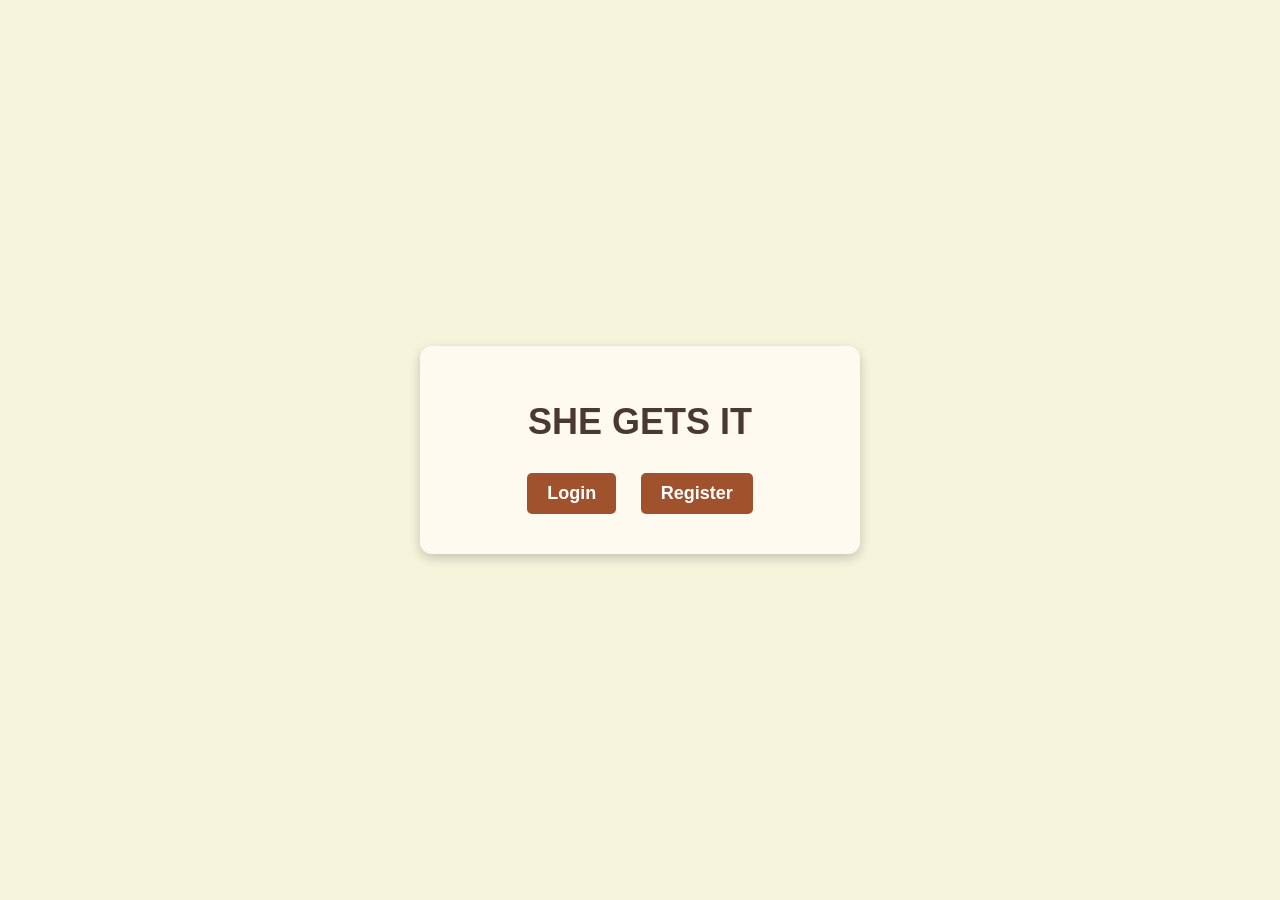
<file: templates/index.html>
<!DOCTYPE html>
<html lang="en">
<head>
  <meta charset="UTF-8">
  <meta name="viewport" content="width=device-width, initial-scale=1.0">
  <title>SHE GETS IT - Login/Register</title>
  <style>
    body {
      background-color: #f5f5dc; /* Beige */
      color: #4b3832; /* Dark brown */
      display: flex;
      justify-content: center;
      align-items: center;
      height: 100vh;
      margin: 0;
      font-family: 'Arial', sans-serif;
    }

    .container {
      text-align: center;
      background-color: #fffaf0; /* Light beige */
      border-radius: 12px;
      box-shadow: 0 4px 12px rgba(0, 0, 0, 0.2);
      padding: 30px 20px;
      max-width: 400px;
      width: 90%;
    }

    .title {
      font-size: 36px;
      font-weight: bold;
      margin-bottom: 20px;
    }

    .auth-buttons a {
      display: inline-block;
      margin: 10px;
      padding: 10px 20px;
      background-color: #a0522d; /* Sienna */
      color: white;
      text-decoration: none;
      border-radius: 5px;
      font-size: 18px;
      font-weight: bold;
      transition: background-color 0.3s;
    }

    .auth-buttons a:hover {
      background-color: #8b4513; /* Darker sienna */
    }
  </style>
</head>
<body>
  <div class="container">
    <h1 class="title">SHE GETS IT</h1>
    <div class="auth-buttons">
      <a href="/login">Login</a>
      <a href="/register">Register</a>
    </div>
  </div>
</body>
</html>
</file>
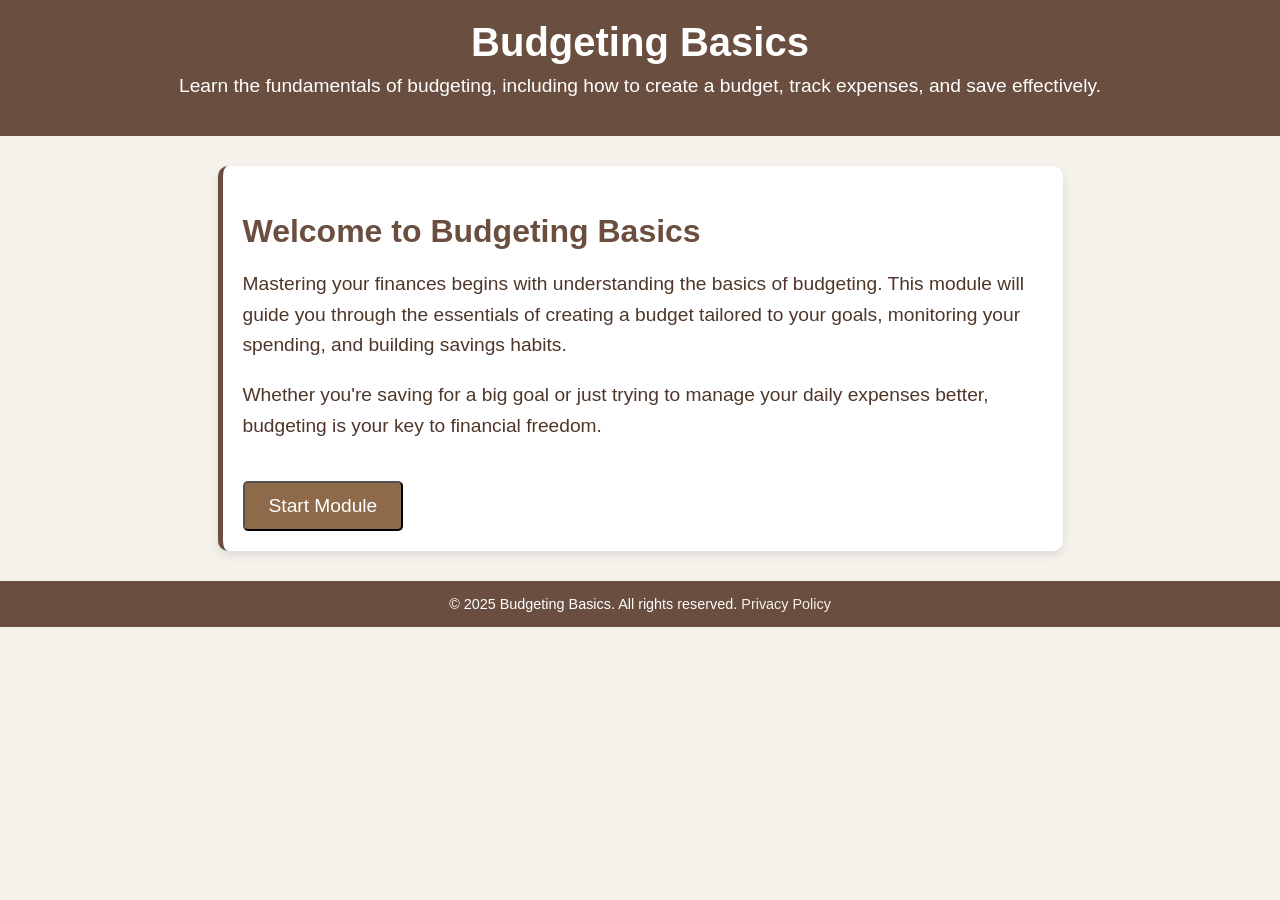
<file: templates/basic.html>
<!DOCTYPE html>
<html lang="en">
<head>
    <meta charset="UTF-8">
    <meta name="viewport" content="width=device-width, initial-scale=1.0">
    <title>Budgeting Basics</title>
    <style>
        /* Global Styles */
        body {
            font-family: Arial, sans-serif;
            margin: 0;
            padding: 0;
            background-color: #f4f2eb; /* Beige background */
            color: #4e3629; /* Dark brown text */
        }

        header {
            background-color: #6a4e3f; /* Tan header */
            color: white;
            padding: 20px;
            text-align: center;
        }

        header h1 {
            font-size: 2.5em;
            margin: 0;
        }

        header p {
            font-size: 1.2em;
            margin-top: 10px;
        }

        .container {
            max-width: 800px;
            margin: 30px auto;
            padding: 20px;
            background-color: #ffffff; /* White content background */
            border-radius: 10px;
            box-shadow: 0 4px 10px rgba(0, 0, 0, 0.1);
            border-left: 5px solid #6a4e3f; /* Tan border */
        }

        .container h2 {
            font-size: 2em;
            color: #6a4e3f; /* Tan text */
            margin-bottom: 10px;
        }

        .container p {
            font-size: 1.2em;
            line-height: 1.6;
            color: #4e3629; /* Dark brown text */
        }

        .cta-button {
            display: inline-block;
            margin-top: 20px;
            padding: 12px 24px;
            font-size: 1.2em;
            color: white;
            background-color: #8e6a4b; /* Brown button */
            text-decoration: none;
            border-radius: 5px;
            cursor: pointer;
            transition: background-color 0.3s ease;
            text-align: center;
        }

        .cta-button:hover {
            background-color: #a77460; /* Lighter brown on hover */
        }

        footer {
            background-color: #6a4e3f; /* Tan footer */
            color: white;
            text-align: center;
            padding: 15px;
            margin-top: 30px;
        }

        footer p {
            margin: 0;
            font-size: 0.9em;
        }

        footer a {
            color: #f4f2eb; /* Beige text in footer */
            text-decoration: none;
        }

        footer a:hover {
            text-decoration: underline;
        }

        #module-content {
            display: none;
        }

        .step {
            margin: 20px 0;
            font-size: 1.2em;
        }
    </style>
</head>
<body>

<header>
    <h1>Budgeting Basics</h1>
    <p>Learn the fundamentals of budgeting, including how to create a budget, track expenses, and save effectively.</p>
</header>

<div class="container" id="welcome-container">
    <h2>Welcome to Budgeting Basics</h2>
    <p>
        Mastering your finances begins with understanding the basics of budgeting. This module will guide you through the
        essentials of creating a budget tailored to your goals, monitoring your spending, and building savings habits.
    </p>
    <p>
        Whether you're saving for a big goal or just trying to manage your daily expenses better, budgeting is your key
        to financial freedom.
    </p>
    <button class="cta-button" onclick="startModule()">Start Module</button>
</div>

<div class="container" id="module-content">
    <h2>Budgeting Module</h2>
    <div class="step" id="step1">
        <p><strong>Step 1:</strong> Track your expenses for the month. Write down all your purchases, bills, and subscriptions.</p>
        <button class="cta-button" onclick="nextStep(1)">Next</button>
    </div>
    <div class="step" id="step2" style="display: none;">
        <p><strong>Step 2:</strong> Categorize your expenses into needs, wants, and savings. Assign appropriate percentages to each.</p>
        <button class="cta-button" onclick="nextStep(2)">Next</button>
    </div>
    <div class="step" id="step3" style="display: none;">
        <p><strong>Step 3:</strong> Set a realistic budget for each category and make adjustments as needed to align with your goals.</p>
        <button class="cta-button" onclick="finishModule()">Finish</button>
    </div>
</div>

<footer>
    <p>© 2025 Budgeting Basics. All rights reserved. <a href="/privacy-policy">Privacy Policy</a></p>
</footer>

<script>
    function startModule() {
        document.getElementById('welcome-container').style.display = 'none';
        document.getElementById('module-content').style.display = 'block';
    }

    function nextStep(currentStep) {
        document.getElementById(`step${currentStep}`).style.display = 'none';
        document.getElementById(`step${currentStep + 1}`).style.display = 'block';
    }

    function finishModule() {
        alert('Congratulations! You have completed the Budgeting Basics module.');
        document.getElementById('module-content').style.display = 'none';
        document.getElementById('welcome-container').style.display = 'block';
    }
</script>

</body>
</html>
</file>
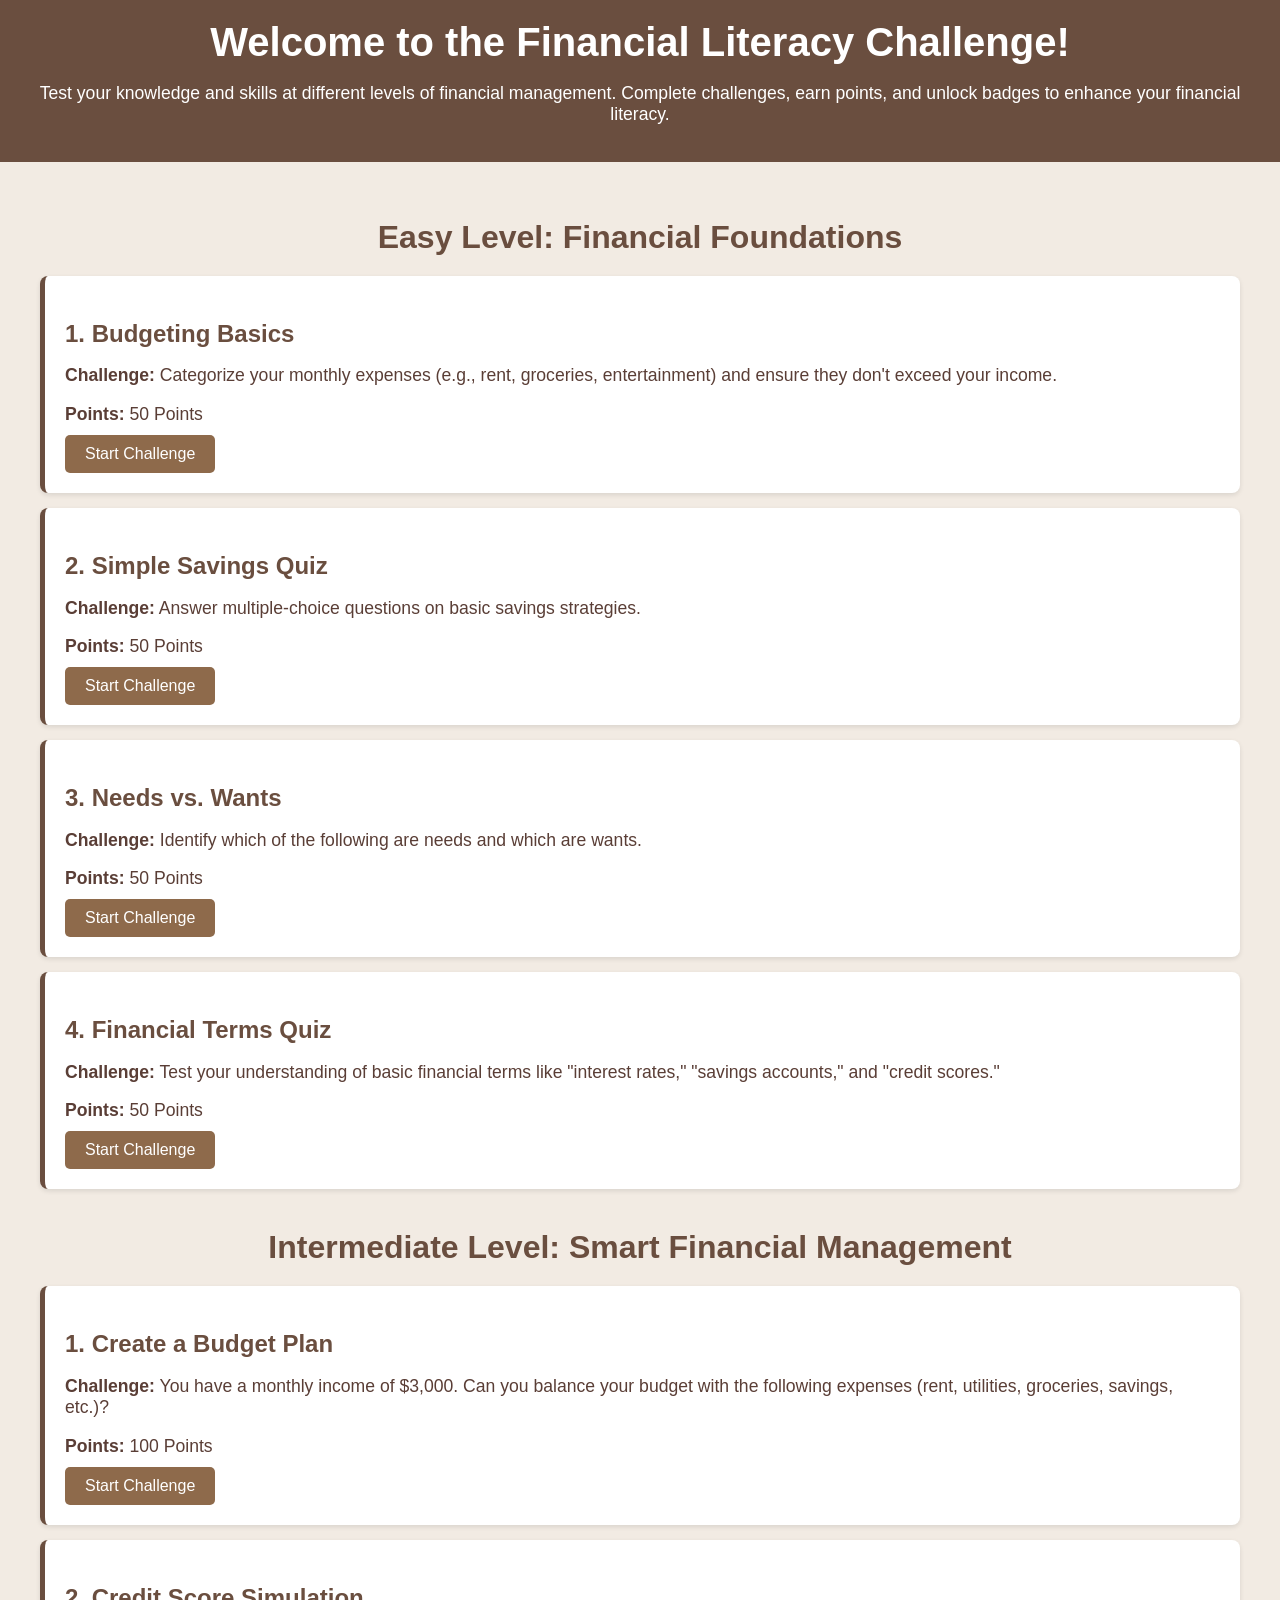
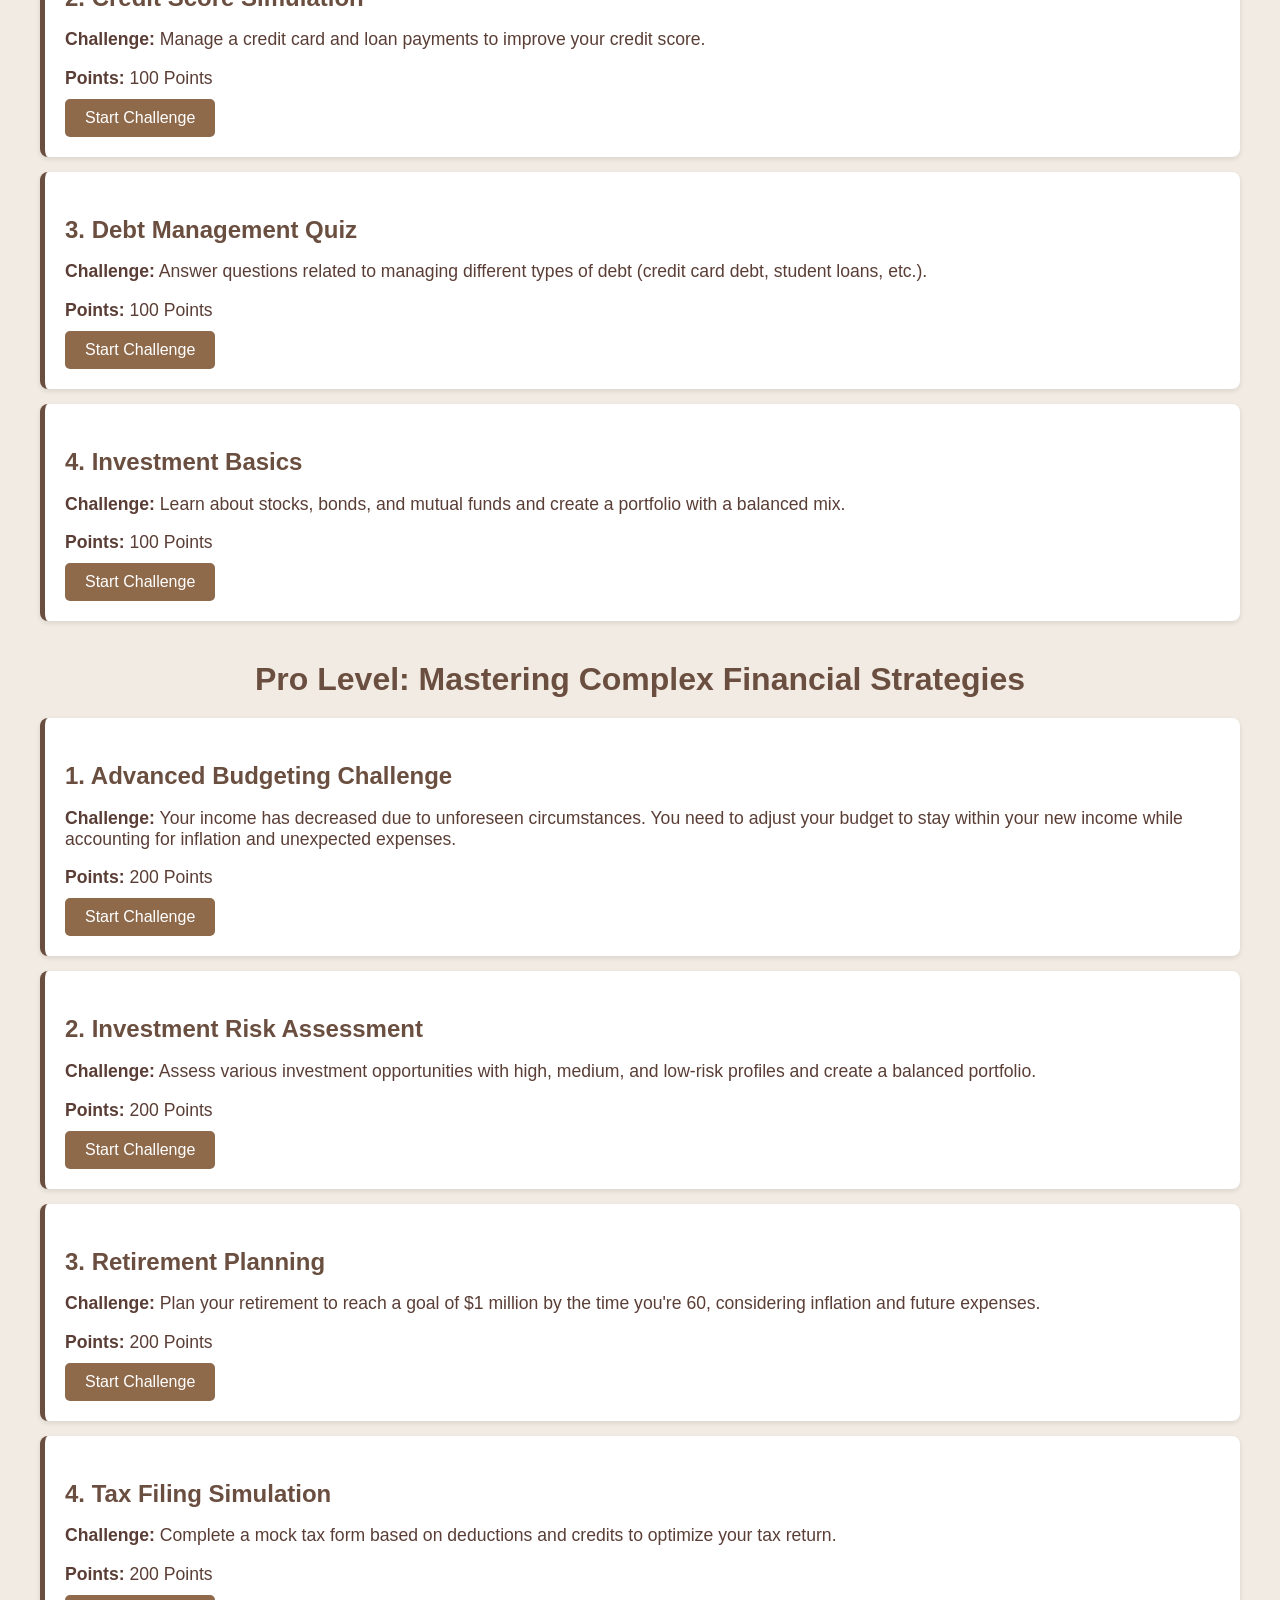
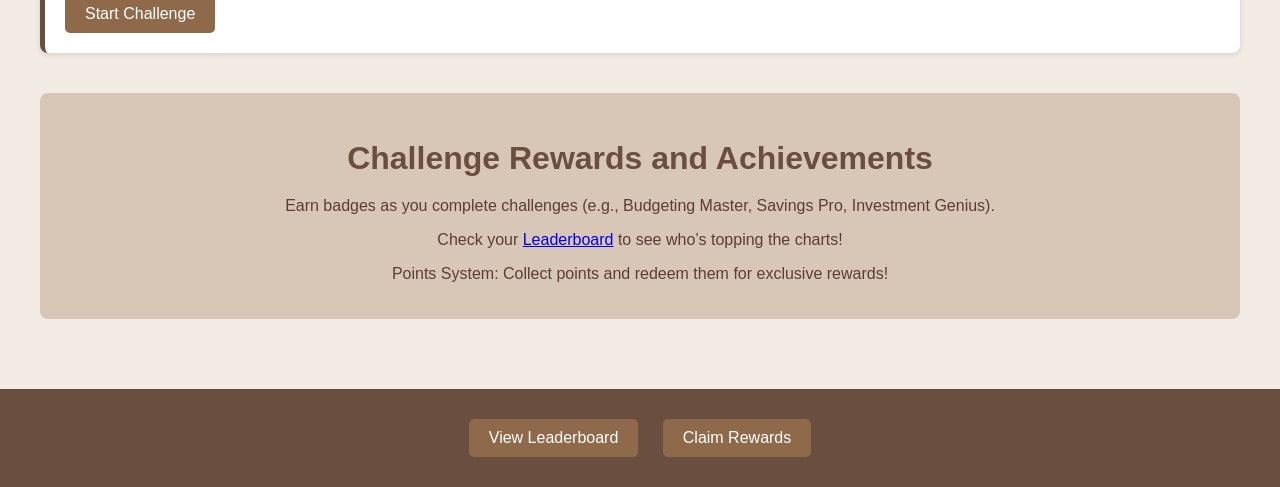
<file: templates/challenge.html>
<!DOCTYPE html>
<html lang="en">
<head>
    <meta charset="UTF-8">
    <meta name="viewport" content="width=device-width, initial-scale=1.0">
    <title>Financial Literacy Challenge</title>
    <style>
        body {
            font-family: Arial, sans-serif;
            background-color: #f2ebe3; /* Light beige */
            margin: 0;
            padding: 0;
            color: #5a3e36; /* Dark brown */
        }
        header {
            background-color: #6a4e3f; /* Tan */
            color: white;
            padding: 20px;
            text-align: center;
        }
        header h1 {
            margin: 0;
            font-size: 2.5em;
        }
        header p {
            font-size: 1.1em;
        }
        main {
            padding: 30px;
            max-width: 1200px;
            margin: auto;
        }
        section {
            margin-bottom: 40px;
        }
        h2 {
            text-align: center;
            font-size: 2em;
            color: #6a4e3f; /* Tan */
            margin-bottom: 20px;
        }
        .challenge {
            background-color: #fff;
            border-radius: 8px;
            box-shadow: 0 2px 5px rgba(0, 0, 0, 0.1);
            margin-bottom: 15px;
            padding: 20px;
            border-left: 5px solid #6a4e3f; /* Tan border */
        }
        .challenge h3 {
            font-size: 1.5em;
            color: #6a4e3f; /* Tan */
            margin-bottom: 10px;
        }
        .challenge p {
            font-size: 1.1em;
            margin-bottom: 10px;
        }
        button {
            background-color: #8e6a4b; /* Brown */
            color: white;
            border: none;
            padding: 10px 20px;
            font-size: 1em;
            cursor: pointer;
            border-radius: 5px;
            transition: background-color 0.3s;
        }
        button:hover {
            background-color: #a77460; /* Lighter brown on hover */
        }
        #rewards {
            background-color: #d8c6b7; /* Light tan */
            padding: 20px;
            text-align: center;
            border-radius: 8px;
        }
        footer {
            text-align: center;
            padding: 20px;
            background-color: #6a4e3f; /* Tan */
        }
        footer button {
            background-color: #8e6a4b; /* Brown */
            margin: 10px;
        }
        footer button:hover {
            background-color: #a77460; /* Lighter brown on hover */
        }
    </style>
</head>
<body>
    <header>
        <h1>Welcome to the Financial Literacy Challenge!</h1>
        <p>Test your knowledge and skills at different levels of financial management. Complete challenges, earn points, and unlock badges to enhance your financial literacy.</p>
    </header>

    <main>
        <section id="easy-level">
            <h2>Easy Level: Financial Foundations</h2>
            <div class="challenge">
                <h3>1. Budgeting Basics</h3>
                <p><strong>Challenge:</strong> Categorize your monthly expenses (e.g., rent, groceries, entertainment) and ensure they don't exceed your income.</p>
                <p><strong>Points:</strong> 50 Points</p>
                <button onclick="startChallenge('Budgeting Basics')">Start Challenge</button>
            </div>
            <div class="challenge">
                <h3>2. Simple Savings Quiz</h3>
                <p><strong>Challenge:</strong> Answer multiple-choice questions on basic savings strategies.</p>
                <p><strong>Points:</strong> 50 Points</p>
                <button onclick="startChallenge('Simple Savings Quiz')">Start Challenge</button>
            </div>
            <div class="challenge">
                <h3>3. Needs vs. Wants</h3>
                <p><strong>Challenge:</strong> Identify which of the following are needs and which are wants.</p>
                <p><strong>Points:</strong> 50 Points</p>
                <button onclick="startChallenge('Needs vs. Wants')">Start Challenge</button>
            </div>
            <div class="challenge">
                <h3>4. Financial Terms Quiz</h3>
                <p><strong>Challenge:</strong> Test your understanding of basic financial terms like "interest rates," "savings accounts," and "credit scores."</p>
                <p><strong>Points:</strong> 50 Points</p>
                <button onclick="startChallenge('Financial Terms Quiz')">Start Challenge</button>
            </div>
        </section>

        <section id="intermediate-level">
            <h2>Intermediate Level: Smart Financial Management</h2>
            <div class="challenge">
                <h3>1. Create a Budget Plan</h3>
                <p><strong>Challenge:</strong> You have a monthly income of $3,000. Can you balance your budget with the following expenses (rent, utilities, groceries, savings, etc.)?</p>
                <p><strong>Points:</strong> 100 Points</p>
                <button onclick="startChallenge('Create a Budget Plan')">Start Challenge</button>
            </div>
            <div class="challenge">
                <h3>2. Credit Score Simulation</h3>
                <p><strong>Challenge:</strong> Manage a credit card and loan payments to improve your credit score.</p>
                <p><strong>Points:</strong> 100 Points</p>
                <button onclick="startChallenge('Credit Score Simulation')">Start Challenge</button>
            </div>
            <div class="challenge">
                <h3>3. Debt Management Quiz</h3>
                <p><strong>Challenge:</strong> Answer questions related to managing different types of debt (credit card debt, student loans, etc.).</p>
                <p><strong>Points:</strong> 100 Points</p>
                <button onclick="startChallenge('Debt Management Quiz')">Start Challenge</button>
            </div>
            <div class="challenge">
                <h3>4. Investment Basics</h3>
                <p><strong>Challenge:</strong> Learn about stocks, bonds, and mutual funds and create a portfolio with a balanced mix.</p>
                <p><strong>Points:</strong> 100 Points</p>
                <button onclick="startChallenge('Investment Basics')">Start Challenge</button>
            </div>
        </section>

        <section id="pro-level">
            <h2>Pro Level: Mastering Complex Financial Strategies</h2>
            <div class="challenge">
                <h3>1. Advanced Budgeting Challenge</h3>
                <p><strong>Challenge:</strong> Your income has decreased due to unforeseen circumstances. You need to adjust your budget to stay within your new income while accounting for inflation and unexpected expenses.</p>
                <p><strong>Points:</strong> 200 Points</p>
                <button onclick="startChallenge('Advanced Budgeting Challenge')">Start Challenge</button>
            </div>
            <div class="challenge">
                <h3>2. Investment Risk Assessment</h3>
                <p><strong>Challenge:</strong> Assess various investment opportunities with high, medium, and low-risk profiles and create a balanced portfolio.</p>
                <p><strong>Points:</strong> 200 Points</p>
                <button onclick="startChallenge('Investment Risk Assessment')">Start Challenge</button>
            </div>
            <div class="challenge">
                <h3>3. Retirement Planning</h3>
                <p><strong>Challenge:</strong> Plan your retirement to reach a goal of $1 million by the time you're 60, considering inflation and future expenses.</p>
                <p><strong>Points:</strong> 200 Points</p>
                <button onclick="startChallenge('Retirement Planning')">Start Challenge</button>
            </div>
            <div class="challenge">
                <h3>4. Tax Filing Simulation</h3>
                <p><strong>Challenge:</strong> Complete a mock tax form based on deductions and credits to optimize your tax return.</p>
                <p><strong>Points:</strong> 200 Points</p>
                <button onclick="startChallenge('Tax Filing Simulation')">Start Challenge</button>
            </div>
        </section>

        <section id="rewards">
            <h2>Challenge Rewards and Achievements</h2>
            <p>Earn badges as you complete challenges (e.g., Budgeting Master, Savings Pro, Investment Genius).</p>
            <p>Check your <a href="/leaderboard">Leaderboard</a> to see who’s topping the charts!</p>
            <p>Points System: Collect points and redeem them for exclusive rewards!</p>
        </section>
    </main>

    <footer>
        <button onclick="window.location.href='/leaderboard';">View Leaderboard</button>
        <button onclick="window.location.href='/rewards';">Claim Rewards</button>
    </footer>

    <script>
        function startChallenge(challengeName) {
            // Check which challenge is selected and redirect accordingly
            if (challengeName === 'Budgeting Basics') {
                window.location.href = 'easy.html'; // Redirect to the specific challenge page
            }
            else if(challengeName === 'Tax Filing Simulation'){
                window.location.href = 'tax.html';
            }
            // You can add more conditions for other challenges if necessary
        }
    </script>
</body>
</html>
</file>
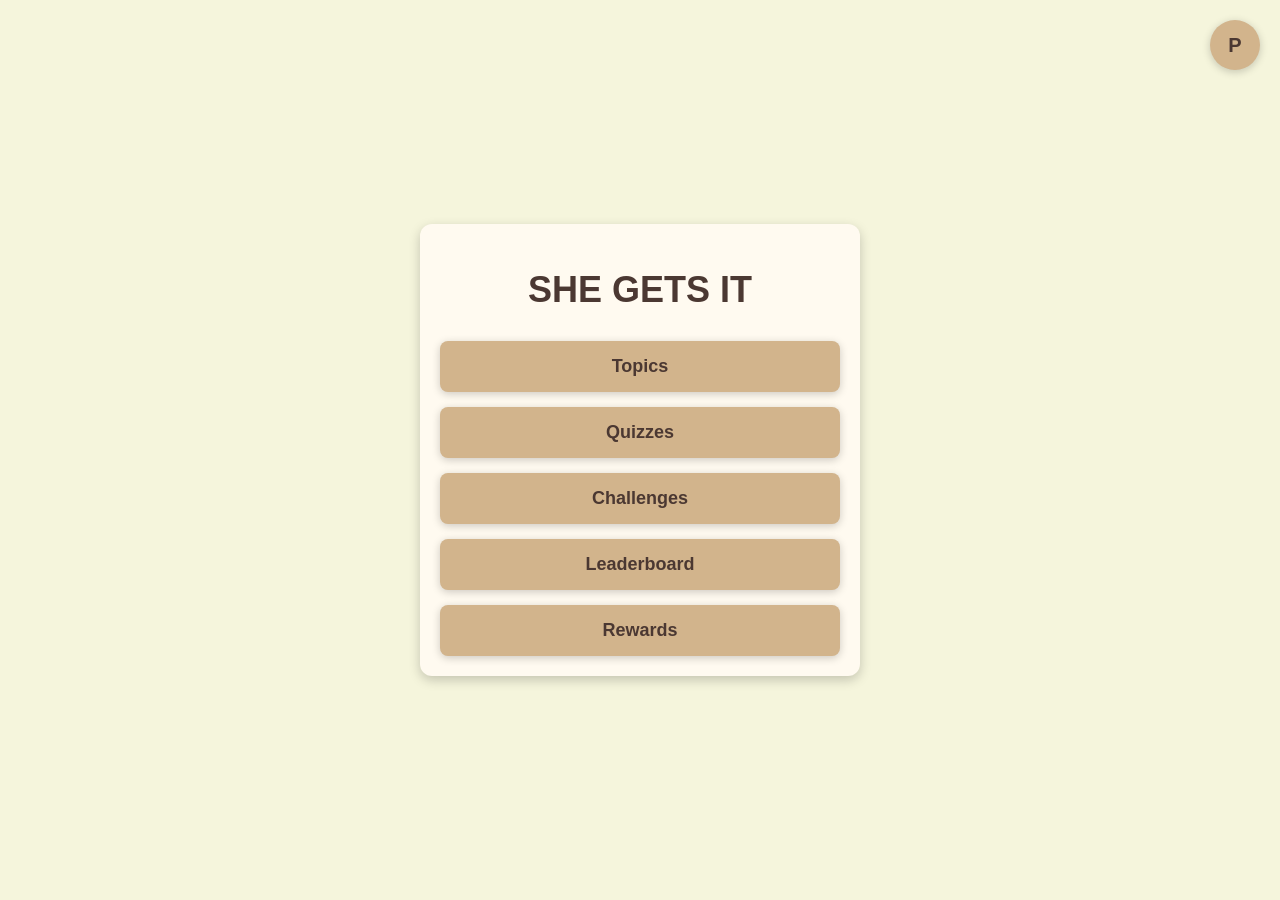
<file: templates/dashboard.html>
<!DOCTYPE html>
<html lang="en">
<head>
  <meta charset="UTF-8">
  <meta name="viewport" content="width=device-width, initial-scale=1.0">
  <title>SHE GETS IT - Dashboard</title>
  <style>
    body {
      background-color: #f5f5dc; /* Beige */
      color: #4b3832; /* Dark brown */
      display: flex;
      justify-content: center;
      align-items: center;
      min-height: 100vh;
      margin: 0;
      font-family: 'Arial', sans-serif;
    }

    .container {
      text-align: center;
      width: 90%;
      max-width: 400px;
      background-color: #fffaf0; /* Light beige */
      border-radius: 12px;
      box-shadow: 0 4px 12px rgba(0, 0, 0, 0.2);
      padding: 20px;
      position: relative;
    }

    .title {
      font-size: 36px;
      font-weight: bold;
      margin-bottom: 30px;
    }

    .profile-btn {
      position: absolute;
      top: 20px;
      right: 20px;
      width: 50px;
      height: 50px;
      background-color: #d2b48c; /* Tan */
      color: #4b3832; /* Dark brown */
      font-size: 20px;
      font-weight: bold;
      border-radius: 50%;
      border: none;
      display: flex;
      justify-content: center;
      align-items: center;
      cursor: pointer;
      box-shadow: 0 2px 8px rgba(0, 0, 0, 0.2);
    }

    .profile-btn:hover {
      background-color: #b8860b; /* Darker tan */
    }

    .nav-buttons {
      display: flex;
      flex-direction: column;
      gap: 15px;
    }

    .nav-buttons a {
      display: block;
      padding: 15px;
      background-color: #d2b48c; /* Tan */
      color: #4b3832; /* Dark brown */
      font-size: 18px;
      font-weight: bold;
      text-align: center;
      text-decoration: none;
      border-radius: 8px;
      transition: background-color 0.3s ease;
      box-shadow: 0 2px 8px rgba(0, 0, 0, 0.2);
    }

    .nav-buttons a:hover {
      background-color: #b8860b; /* Darker tan */
    }
  </style>
</head>
<body>
  <button class="profile-btn" onclick="window.location.href='/profile'">P</button>

  <div class="container">
    <h1 class="title">SHE GETS IT</h1>
    <div class="nav-buttons">
        <a href="/topics">Topics</a>
        <a href="/quizzes">Quizzes</a>
        <a href="/challenges">Challenges</a>
        <a href="/leaderboard">Leaderboard</a>
        <a href="/rewards">Rewards</a>
      </div>
      
  </div>
</body>
</html>
</file>
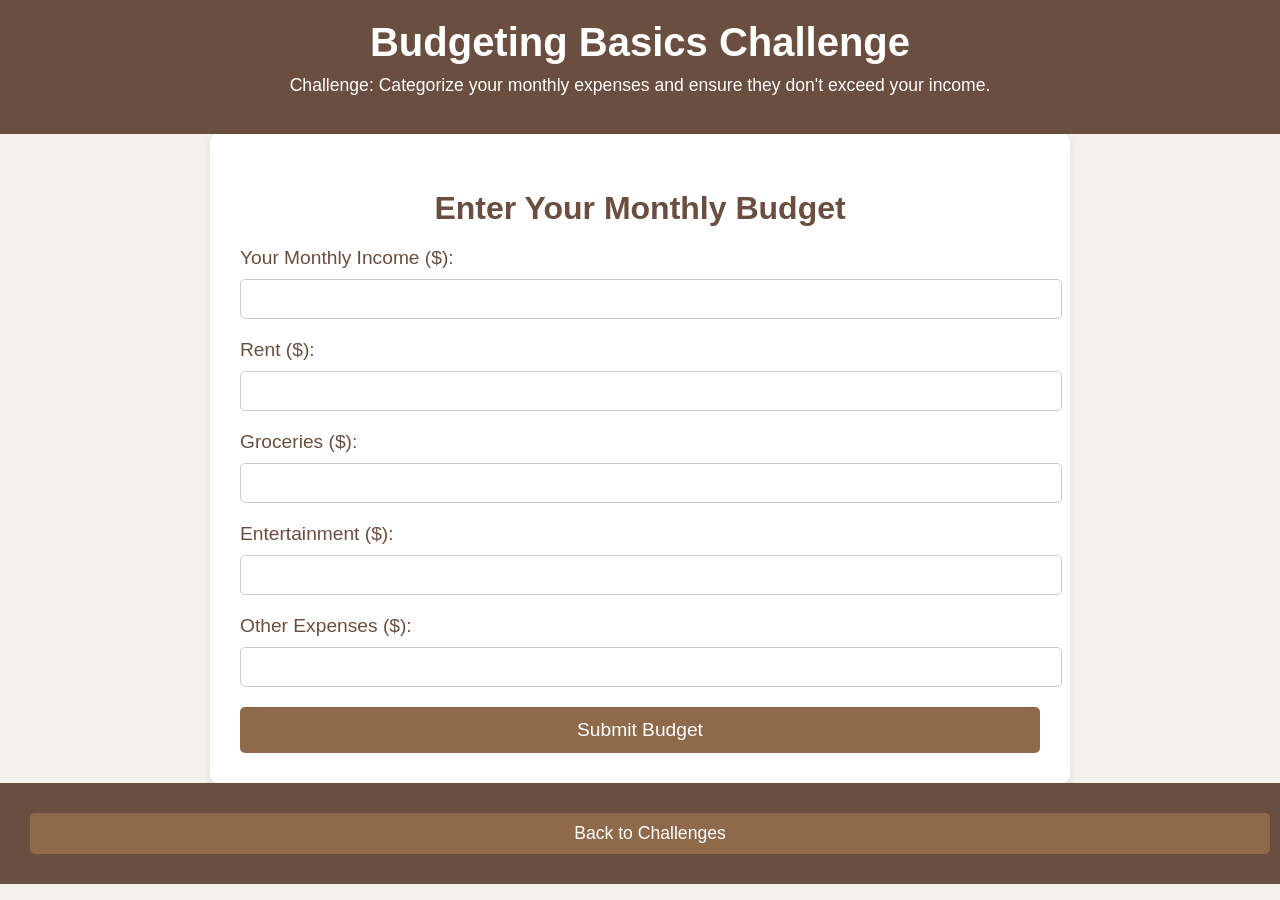
<file: templates/easy.html>
<!DOCTYPE html>
<html lang="en">
<head>
    <meta charset="UTF-8">
    <meta name="viewport" content="width=device-width, initial-scale=1.0">
    <title>Budgeting Basics - Financial Literacy Challenge</title>
    <style>
        body {
            font-family: Arial, sans-serif;
            background-color: #f4f2eb; /* Beige background */
            color: #4e3629; /* Dark brown text */
            margin: 0;
            padding: 0;
        }

        header {
            background-color: #6a4e3f; /* Tan header */
            color: white;
            padding: 20px;
            text-align: center;
        }

        header h1 {
            font-size: 2.5em;
            margin: 0;
        }

        header p {
            font-size: 1.1em;
            margin-top: 10px;
        }

        .main-content {
            padding: 30px;
            max-width: 800px;
            margin: auto;
            background-color: white;
            border-radius: 8px;
            box-shadow: 0 4px 8px rgba(0, 0, 0, 0.1);
        }

        h2 {
            text-align: center;
            font-size: 2em;
            color: #6a4e3f; /* Tan color */
            margin-bottom: 20px;
        }

        label {
            font-size: 1.2em;
            color: #6a4e3f;
            display: block;
            margin-bottom: 10px;
        }

        input[type="number"] {
            padding: 10px;
            font-size: 1em;
            width: 100%;
            margin-bottom: 20px;
            border: 1px solid #ccc;
            border-radius: 5px;
        }

        button {
            background-color: #8e6a4b; /* Brown button */
            color: white;
            padding: 12px 20px;
            border: none;
            font-size: 1.2em;
            border-radius: 5px;
            cursor: pointer;
            transition: background-color 0.3s ease;
            width: 100%;
        }

        button:hover {
            background-color: #a77460; /* Lighter brown on hover */
        }

        .result {
            background-color: #d8c6b7; /* Light tan result box */
            padding: 20px;
            margin-top: 20px;
            text-align: center;
            border-radius: 8px;
        }

        .result p {
            font-size: 1.2em;
        }

        footer {
            background-color: #6a4e3f; /* Tan footer */
            color: white;
            text-align: center;
            padding: 20px;
        }

        footer button {
            background-color: #8e6a4b; /* Brown button */
            color: white;
            padding: 10px 20px;
            border: none;
            font-size: 1.1em;
            border-radius: 5px;
            cursor: pointer;
            margin: 10px;
            transition: background-color 0.3s ease;
        }

        footer button:hover {
            background-color: #a77460; /* Lighter brown on hover */
        }
    </style>
</head>
<body>

<header>
    <h1>Budgeting Basics Challenge</h1>
    <p>Challenge: Categorize your monthly expenses and ensure they don't exceed your income.</p>
</header>

<div class="main-content">
    <h2>Enter Your Monthly Budget</h2>
    <form id="budgetForm">
        <label for="income">Your Monthly Income ($):</label>
        <input type="number" id="income" required>

        <label for="rent">Rent ($):</label>
        <input type="number" id="rent" required>

        <label for="groceries">Groceries ($):</label>
        <input type="number" id="groceries" required>

        <label for="entertainment">Entertainment ($):</label>
        <input type="number" id="entertainment" required>

        <label for="other">Other Expenses ($):</label>
        <input type="number" id="other" required>

        <button type="button" onclick="calculateBudget()">Submit Budget</button>
    </form>

    <div class="result" id="result" style="display: none;">
        <p id="resultText"></p>
    </div>
</div>

<footer>
    <button onclick="window.location.href='/';">Back to Challenges</button>
</footer>

<script>
    function calculateBudget() {
        var income = parseFloat(document.getElementById("income").value);
        var rent = parseFloat(document.getElementById("rent").value);
        var groceries = parseFloat(document.getElementById("groceries").value);
        var entertainment = parseFloat(document.getElementById("entertainment").value);
        var other = parseFloat(document.getElementById("other").value);

        var totalExpenses = rent + groceries + entertainment + other;
        var resultText = "";

        if (totalExpenses > income) {
            resultText = "Your total expenses exceed your income by $" + (totalExpenses - income).toFixed(2) + ". Try to cut back on some expenses!";
        } else {
            resultText = "Your expenses are within your budget! Total expenses: $" + totalExpenses.toFixed(2) + ". You are on track!";
        }

        // Display result
        document.getElementById("resultText").innerText = resultText;
        document.getElementById("result").style.display = "block";
    }
</script>

</body>
</html>
</file>
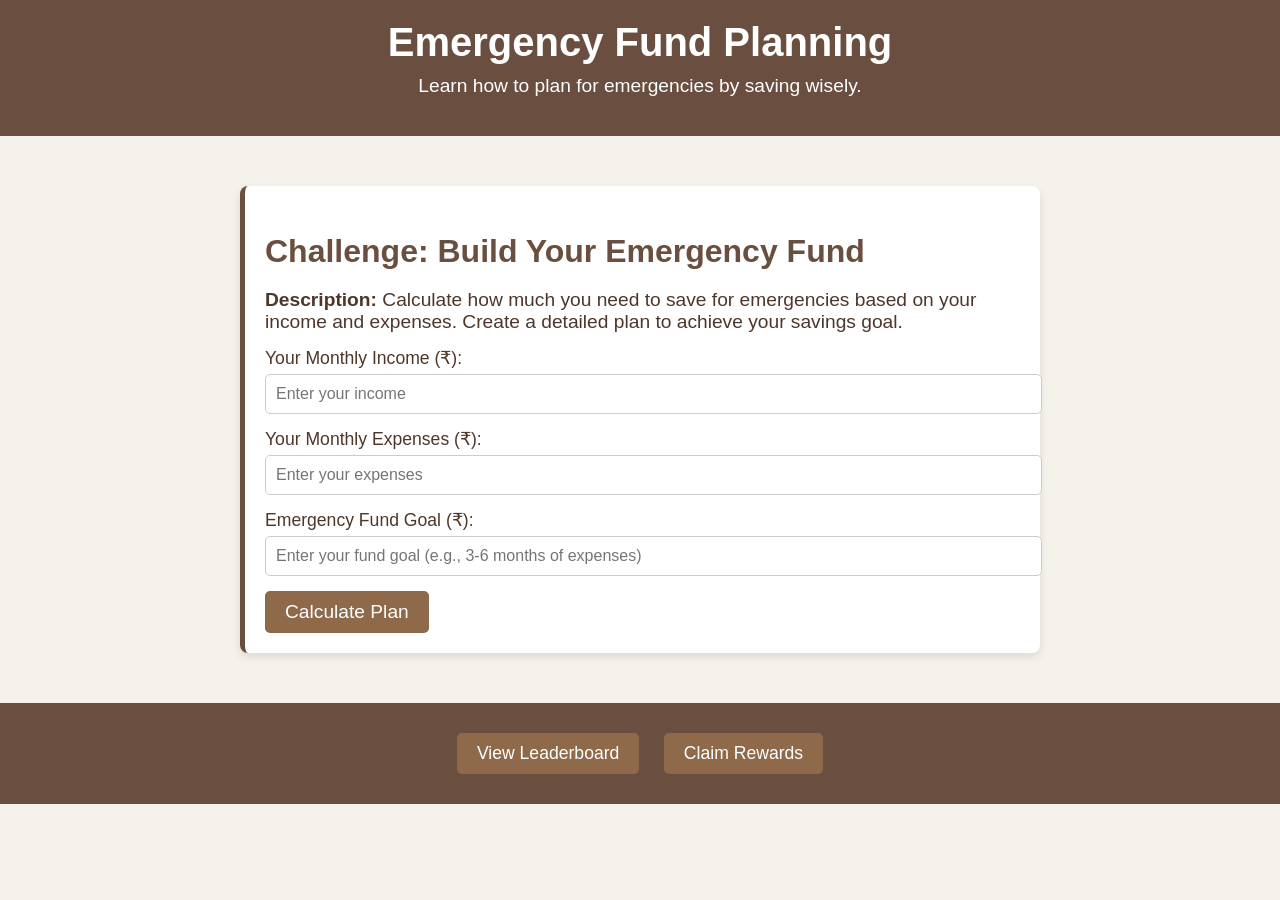
<file: templates/emergency.html>
<!DOCTYPE html>
<html lang="en">
<head>
    <meta charset="UTF-8">
    <meta name="viewport" content="width=device-width, initial-scale=1.0">
    <title>Emergency Fund Planning</title>
    <style>
        body {
            font-family: Arial, sans-serif;
            background-color: #f4f2eb; /* Beige background */
            color: #4e3629; /* Dark brown text */
            margin: 0;
            padding: 0;
        }

        header {
            background-color: #6a4e3f; /* Tan header */
            color: white;
            padding: 20px;
            text-align: center;
        }

        header h1 {
            font-size: 2.5em;
            margin: 0;
        }

        header p {
            font-size: 1.2em;
            margin-top: 10px;
        }

        .main-content {
            padding: 30px;
            max-width: 800px;
            margin: auto;
        }

        .challenge-card {
            background-color: #fff;
            box-shadow: 0 4px 8px rgba(0, 0, 0, 0.1);
            margin: 20px 0;
            padding: 20px;
            border-radius: 8px;
            border-left: 5px solid #6a4e3f; /* Tan border */
        }

        .challenge-card h2 {
            font-size: 2em;
            color: #6a4e3f; /* Tan color */
            margin-bottom: 15px;
        }

        .challenge-card p {
            font-size: 1.2em;
            margin-bottom: 15px;
        }

        .challenge-card form label {
            font-size: 1.1em;
            display: block;
            margin-top: 15px;
        }

        .challenge-card form input {
            width: 100%;
            padding: 10px;
            margin-top: 5px;
            border: 1px solid #ccc;
            border-radius: 5px;
            font-size: 1em;
        }

        .challenge-card form button {
            background-color: #8e6a4b; /* Brown button */
            color: white;
            padding: 10px 20px;
            border: none;
            font-size: 1.2em;
            border-radius: 5px;
            cursor: pointer;
            margin-top: 15px;
            transition: background-color 0.3s ease;
        }

        .challenge-card form button:hover {
            background-color: #a77460; /* Lighter brown on hover */
        }

        .results {
            margin-top: 20px;
            padding: 15px;
            background-color: #f9f8f6;
            border-left: 5px solid #8e6a4b; /* Brown border */
            border-radius: 8px;
            font-size: 1.2em;
        }

        footer {
            background-color: #6a4e3f; /* Tan footer */
            color: white;
            text-align: center;
            padding: 20px;
        }

        footer button {
            background-color: #8e6a4b; /* Brown button */
            color: white;
            padding: 10px 20px;
            border: none;
            font-size: 1.1em;
            border-radius: 5px;
            cursor: pointer;
            margin: 10px;
            transition: background-color 0.3s ease;
        }

        footer button:hover {
            background-color: #a77460; /* Lighter brown on hover */
        }
    </style>
</head>
<body>

<header>
    <h1>Emergency Fund Planning</h1>
    <p>Learn how to plan for emergencies by saving wisely.</p>
</header>

<div class="main-content">
    <div class="challenge-card">
        <h2>Challenge: Build Your Emergency Fund</h2>
        <p><strong>Description:</strong> Calculate how much you need to save for emergencies based on your income and expenses. Create a detailed plan to achieve your savings goal.</p>
        
        <form id="emergencyFundForm">
            <label for="monthlyIncome">Your Monthly Income (₹):</label>
            <input type="number" id="monthlyIncome" placeholder="Enter your income" required>

            <label for="monthlyExpenses">Your Monthly Expenses (₹):</label>
            <input type="number" id="monthlyExpenses" placeholder="Enter your expenses" required>

            <label for="fundGoal">Emergency Fund Goal (₹):</label>
            <input type="number" id="fundGoal" placeholder="Enter your fund goal (e.g., 3-6 months of expenses)" required>

            <button type="button" onclick="calculatePlan()">Calculate Plan</button>
        </form>

        <div class="results" id="results" style="display: none;">
            <p><strong>Results:</strong></p>
            <p id="savingsPerMonth"></p>
            <p id="timeToReachGoal"></p>
        </div>
    </div>
</div>

<footer>
    <button onclick="window.location.href='/leaderboard';">View Leaderboard</button>
    <button onclick="window.location.href='/rewards';">Claim Rewards</button>
</footer>

<script>
    function calculatePlan() {
        const income = parseFloat(document.getElementById('monthlyIncome').value);
        const expenses = parseFloat(document.getElementById('monthlyExpenses').value);
        const fundGoal = parseFloat(document.getElementById('fundGoal').value);

        if (income && expenses && fundGoal && income > expenses) {
            const savingsPerMonth = income - expenses;
            const monthsToGoal = Math.ceil(fundGoal / savingsPerMonth);

            document.getElementById('savingsPerMonth').textContent = `You can save ₹${savingsPerMonth.toFixed(2)} per month.`;
            document.getElementById('timeToReachGoal').textContent = `It will take you approximately ${monthsToGoal} month(s) to reach your goal.`;

            document.getElementById('results').style.display = 'block';
        } else {
            alert('Please enter valid values where your income exceeds expenses.');
        }
    }
</script>

</body>
</html>
</file>
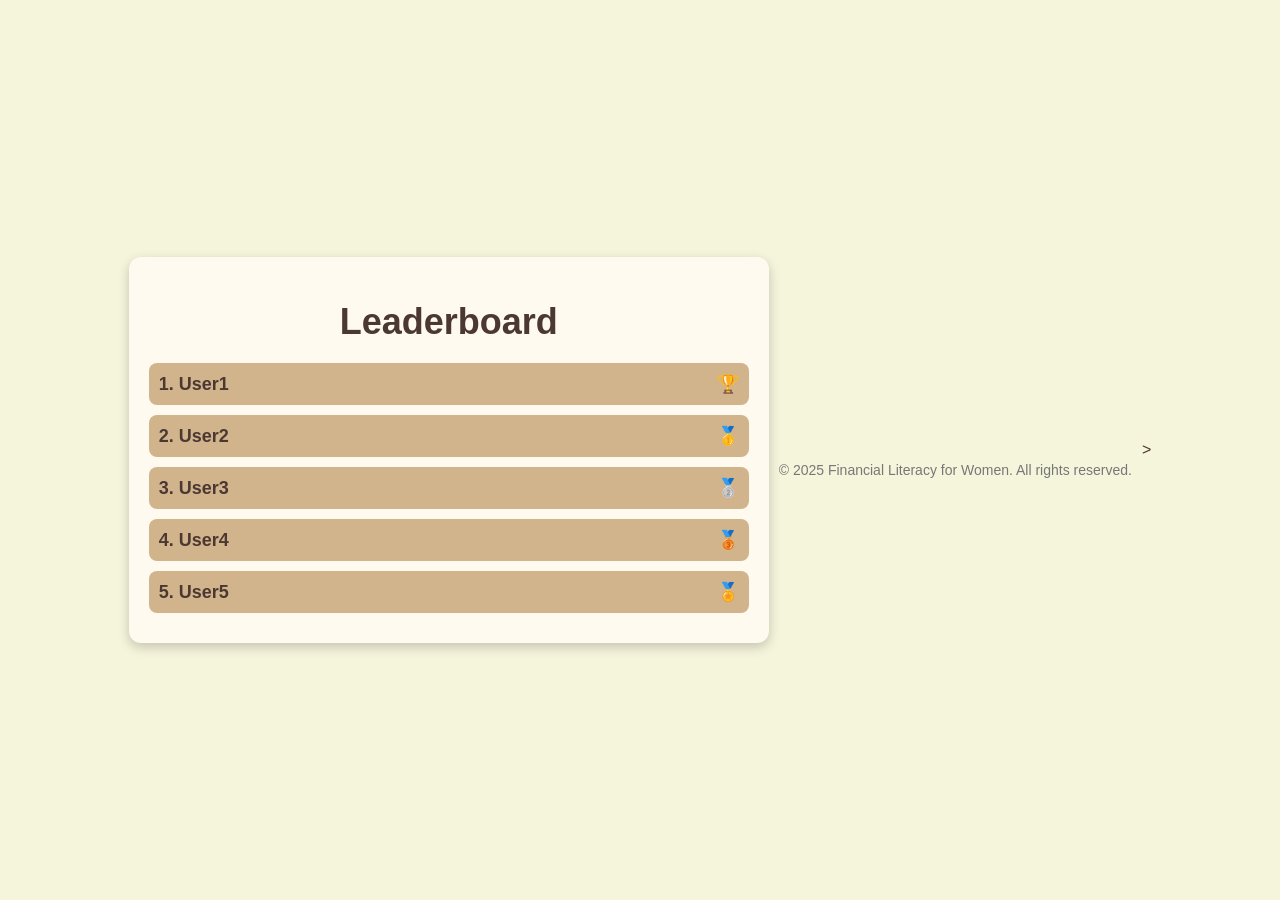
<file: templates/leaderboard.html>
<!DOCTYPE html>
<html lang="en">
<head>
    <meta charset="UTF-8">
    <meta name="viewport" content="width=device-width, initial-scale=1.0">
    <title>Leaderboard</title>
    <style>
        body {
            background-color: #f5f5dc; /* Beige */
            color: #4b3832; /* Dark brown */
            display: flex;
            justify-content: center;
            align-items: center;
            min-height: 100vh;
            margin: 0;
            font-family: 'Arial', sans-serif;
        }

        .container {
            text-align: center;
            width: 90%;
            max-width: 600px;
            background-color: #fffaf0; /* Light beige */
            border-radius: 12px;
            box-shadow: 0 4px 12px rgba(0, 0, 0, 0.2);
            padding: 20px;
            position: relative;
        }

        .title {
            font-size: 36px;
            font-weight: bold;
            margin-bottom: 20px;
        }

        .leaderboard {
            margin-top: 20px;
        }

        .leaderboard .user {
            padding: 10px;
            background-color: #d2b48c; /* Tan */
            margin: 10px 0;
            border-radius: 8px;
            display: flex;
            justify-content: space-between;
            align-items: center;
            font-weight: bold;
        }

        .leaderboard .user span {
            font-size: 18px;
        }

        footer {
            text-align: center;
            margin-top: 40px;
            padding: 10px;
            font-size: 14px;
            color: #777;
        }
    </style>
</head>
<body>
    <div class="container">
        <h1 class="title">Leaderboard</h1>
        <div class="leaderboard">
            <div class="user">
                <span>1. User1</span><span>🏆</span>
            </div>
            <div class="user">
                <span>2. User2</span><span>🥇</span>
            </div>
            <div class="user">
                <span>3. User3</span><span>🥈</span>
            </div>
            <div class="user">
                <span>4. User4</span><span>🥉</span>
            </div>
            <div class="user">
                <span>5. User5</span><span>🏅</span>
            </div>
        </div>
    </div>
    <footer>
        &copy; 2025 Financial Literacy for Women. All rights reserved.
    </footer>
</body>
</html>


>
</file>
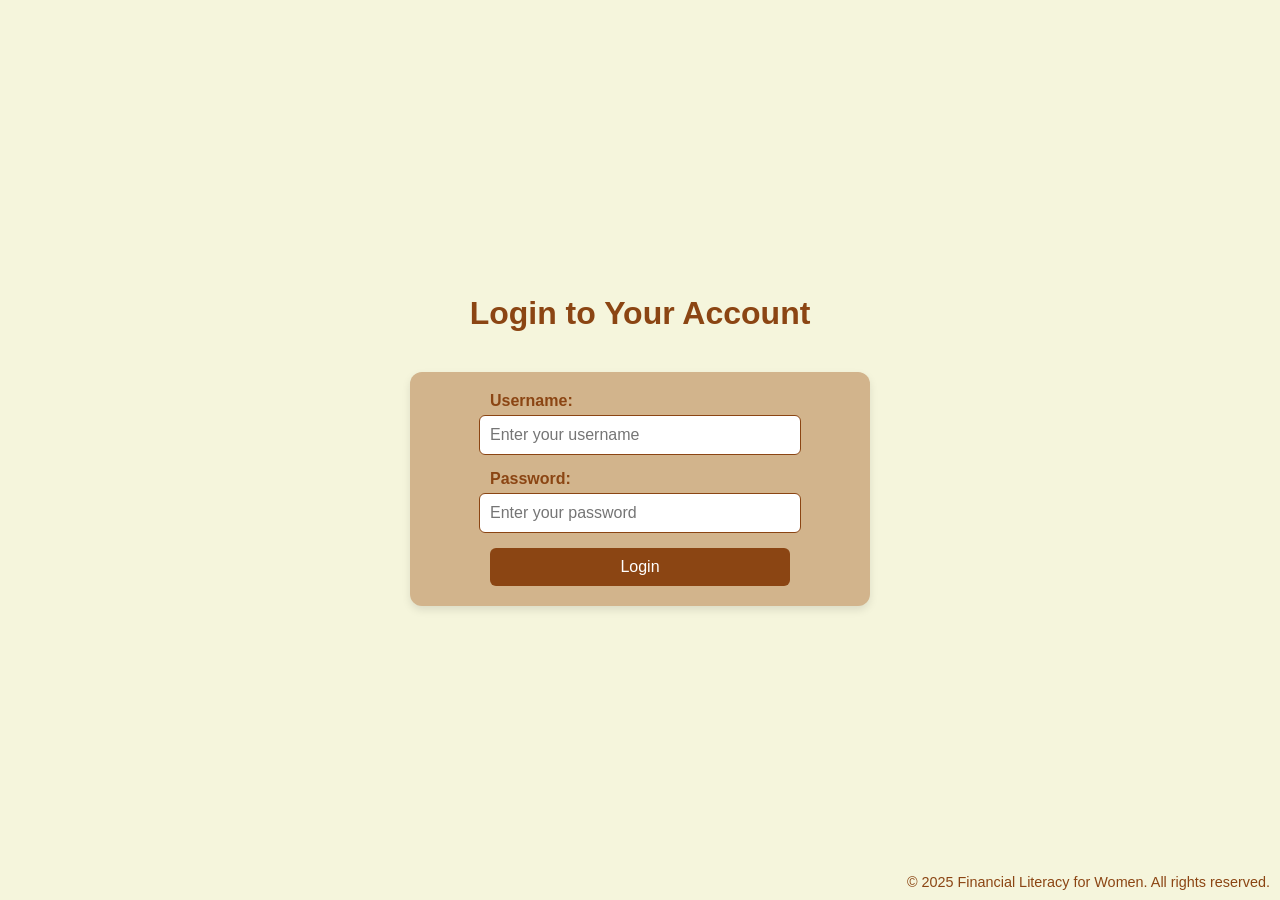
<file: templates/login.html>
<!DOCTYPE html>
<html lang="en">
<head>
    <meta charset="UTF-8">
    <meta name="viewport" content="width=device-width, initial-scale=1.0">
    <title>Login</title>
    <style>
        body {
            font-family: Arial, sans-serif;
            background-color: #f5f5dc; /* Beige */
            margin: 0;
            padding: 0;
            display: flex;
            flex-direction: column;
            justify-content: center;
            align-items: center;
            height: 100vh;
            position: relative;
        }

        header {
            text-align: center;
            margin-bottom: 20px;
        }

        h1 {
            font-size: 2em;
            color: #8b4513; /* Brown */
            margin: 0 0 20px;
        }

        main {
            background-color: #d2b48c; /* Tan */
            padding: 20px 30px;
            border-radius: 12px;
            box-shadow: 0 4px 8px rgba(0, 0, 0, 0.1);
            width: 100%;
            max-width: 400px;
            text-align: center;
        }

        form {
            display: flex;
            flex-direction: column;
            align-items: center;
        }

        label {
            font-weight: bold;
            color: #8b4513; /* Brown */
            margin-bottom: 5px;
            text-align: left;
            width: 100%;
            max-width: 300px;
        }

        input {
            padding: 10px;
            margin-bottom: 15px;
            border: 1px solid #8b4513;
            border-radius: 6px;
            font-size: 1em;
            width: 100%;
            max-width: 300px;
        }

        button {
            background-color: #8b4513; /* Brown */
            color: white;
            padding: 10px;
            border: none;
            border-radius: 6px;
            font-size: 1em;
            cursor: pointer;
            transition: background-color 0.3s;
            width: 100%;
            max-width: 300px;
        }

        button:hover {
            background-color: #5a2d0c; /* Darker Brown */
        }

        footer {
            position: absolute;
            bottom: 10px;
            right: 10px;
            color: #8b4513;
            font-size: 0.9em;
        }

        footer p {
            margin: 0;
        }
    </style>
</head>
<body>
    <header>
        <h1>Login to Your Account</h1>
    </header>
    <main>
        <!-- The form's action is now set to the '/login' route with POST method -->
        <form action="{{ url_for('login') }}" method="post">
            <label for="username">Username:</label>
            <input type="text" id="username" name="username" placeholder="Enter your username" required>

            <label for="password">Password:</label>
            <input type="password" id="password" name="password" placeholder="Enter your password" required>

            <button type="submit">Login</button>
        </form>
    </main>
    <footer>
        <p>&copy; 2025 Financial Literacy for Women. All rights reserved.</p>
    </footer>
</body>
</html>
</file>
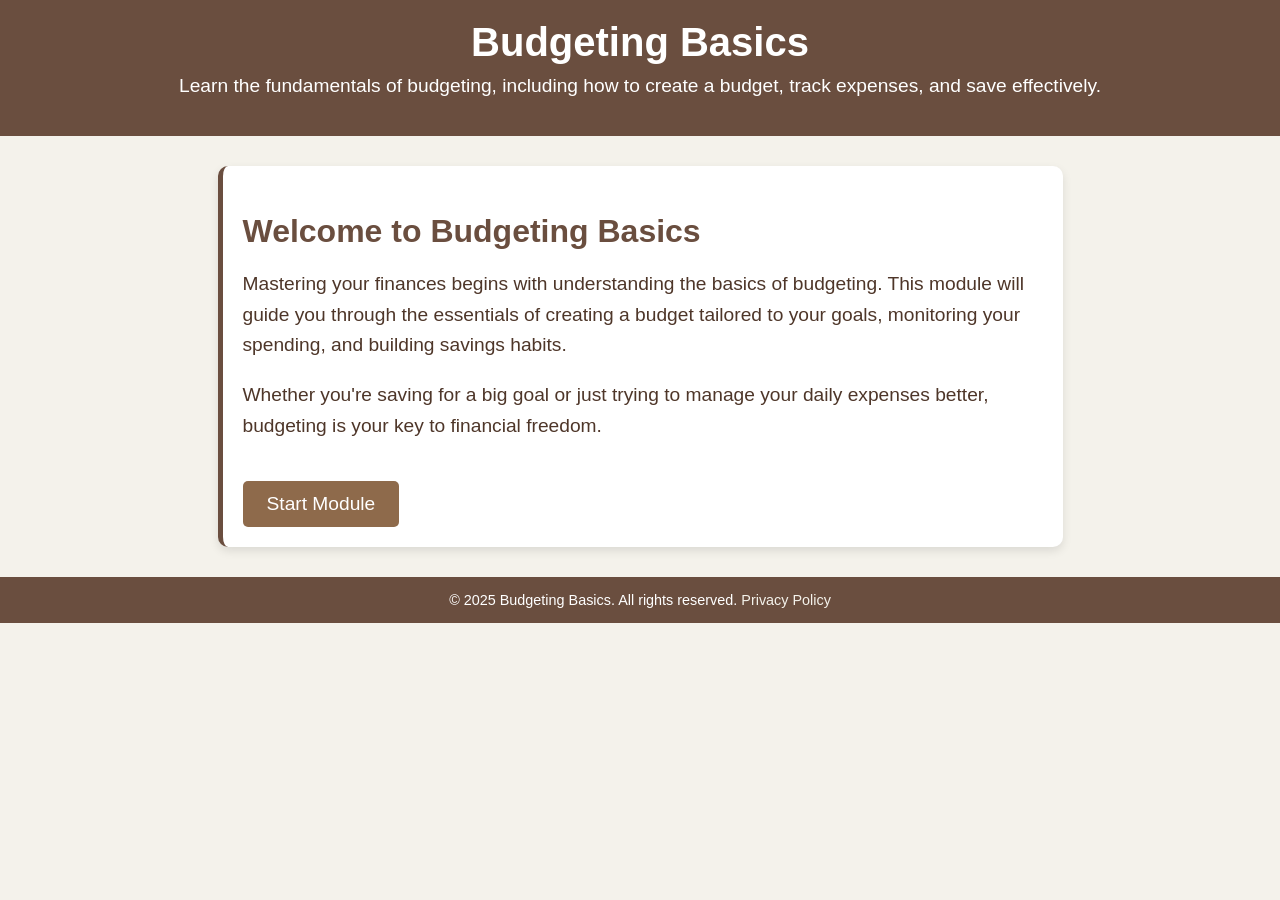
<file: templates/module.html>
<!DOCTYPE html>
<html lang="en">
<head>
    <meta charset="UTF-8">
    <meta name="viewport" content="width=device-width, initial-scale=1.0">
    <title>Budgeting Basics</title>
    <style>
        /* Global Styles */
        body {
            font-family: Arial, sans-serif;
            margin: 0;
            padding: 0;
            background-color: #f4f2eb; /* Beige background */
            color: #4e3629; /* Dark brown text */
        }

        header {
            background-color: #6a4e3f; /* Tan header */
            color: white;
            padding: 20px;
            text-align: center;
        }

        header h1 {
            font-size: 2.5em;
            margin: 0;
        }

        header p {
            font-size: 1.2em;
            margin-top: 10px;
        }

        .container {
            max-width: 800px;
            margin: 30px auto;
            padding: 20px;
            background-color: #ffffff; /* White content background */
            border-radius: 10px;
            box-shadow: 0 4px 10px rgba(0, 0, 0, 0.1);
            border-left: 5px solid #6a4e3f; /* Tan border */
        }

        .container h2 {
            font-size: 2em;
            color: #6a4e3f; /* Tan text */
            margin-bottom: 10px;
        }

        .container p {
            font-size: 1.2em;
            line-height: 1.6;
            color: #4e3629; /* Dark brown text */
        }

        .cta-button {
            display: inline-block;
            margin-top: 20px;
            padding: 12px 24px;
            font-size: 1.2em;
            color: white;
            background-color: #8e6a4b; /* Brown button */
            text-decoration: none;
            border-radius: 5px;
            transition: background-color 0.3s ease;
            text-align: center;
        }

        .cta-button:hover {
            background-color: #a77460; /* Lighter brown on hover */
        }

        footer {
            background-color: #6a4e3f; /* Tan footer */
            color: white;
            text-align: center;
            padding: 15px;
            margin-top: 30px;
        }

        footer p {
            margin: 0;
            font-size: 0.9em;
        }

        footer a {
            color: #f4f2eb; /* Beige text in footer */
            text-decoration: none;
        }

        footer a:hover {
            text-decoration: underline;
        }
    </style>
</head>
<body>

<header>
    <h1>Budgeting Basics</h1>
    <p>Learn the fundamentals of budgeting, including how to create a budget, track expenses, and save effectively.</p>
</header>

<div class="container">
    <h2>Welcome to Budgeting Basics</h2>
    <p>
        Mastering your finances begins with understanding the basics of budgeting. This module will guide you through the
        essentials of creating a budget tailored to your goals, monitoring your spending, and building savings habits.
    </p>
    <p>
        Whether you're saving for a big goal or just trying to manage your daily expenses better, budgeting is your key
        to financial freedom.
    </p>
    <a href="#" class="cta-button">Start Module</a>
</div>

<footer>
    <p>© 2025 Budgeting Basics. All rights reserved. <a href="/privacy-policy">Privacy Policy</a></p>
</footer>

</body>
</html>
</file>
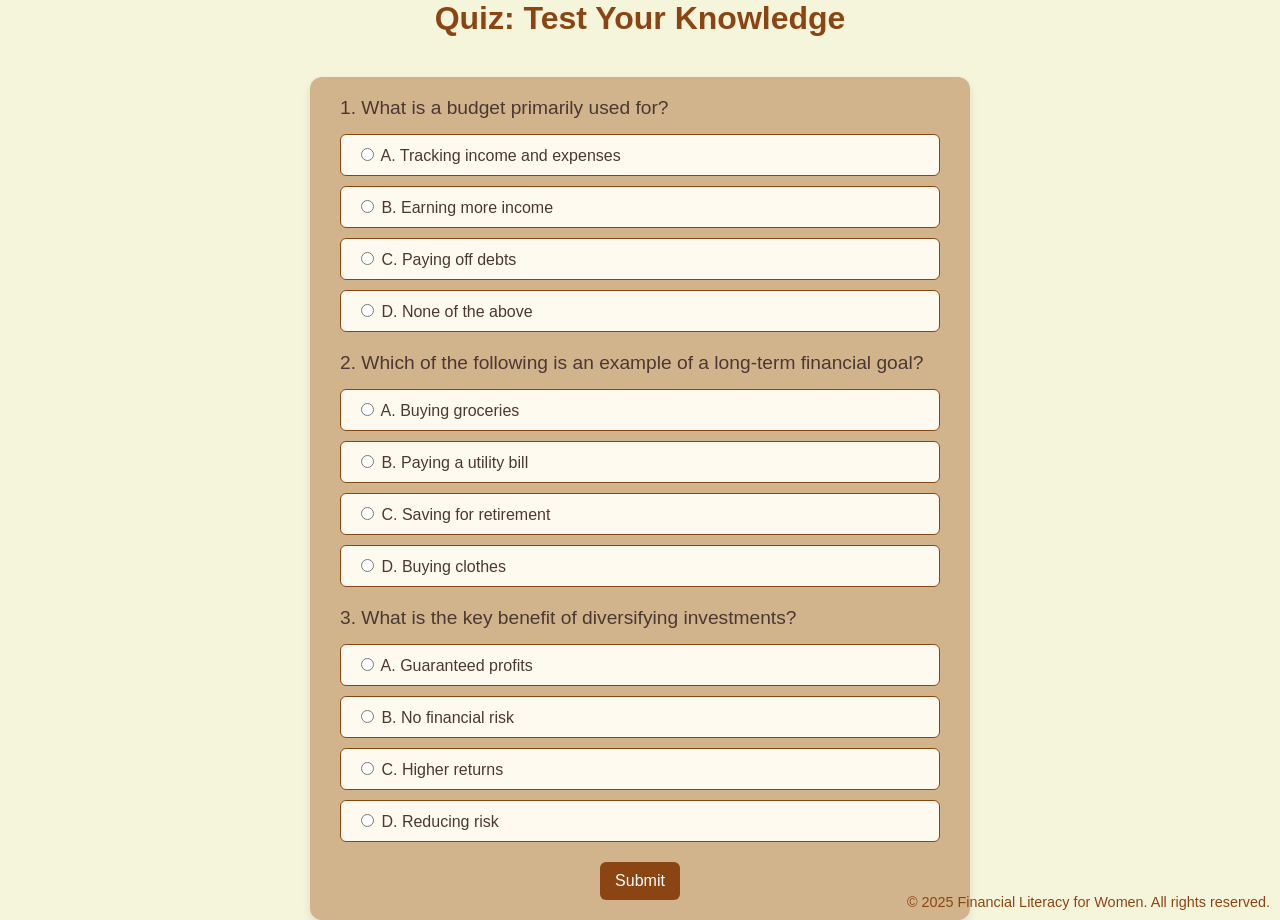
<file: templates/quiz.html>
<!DOCTYPE html>
<html lang="en">
<head>
    <meta charset="UTF-8">
    <meta name="viewport" content="width=device-width, initial-scale=1.0">
    <title>Quiz Page</title>
    <style>
        body {
            font-family: Arial, sans-serif;
            background-color: #f5f5dc; /* Beige */
            margin: 0;
            padding: 0;
            display: flex;
            flex-direction: column;
            justify-content: center;
            align-items: center;
            min-height: 100vh;
            position: relative;
        }

        header {
            text-align: center;
            margin-bottom: 20px;
        }

        h1 {
            font-size: 2em;
            color: #8b4513; /* Brown */
            margin: 0 0 20px;
        }

        main {
            background-color: #d2b48c; /* Tan */
            padding: 20px 30px;
            border-radius: 12px;
            box-shadow: 0 4px 8px rgba(0, 0, 0, 0.1);
            width: 100%;
            max-width: 600px;
        }

        .question {
            font-size: 1.2em;
            color: #4b3832; /* Dark brown */
            margin-bottom: 15px;
        }

        .options {
            display: flex;
            flex-direction: column;
            gap: 10px;
            margin-bottom: 20px;
        }

        .option {
            padding: 10px 15px;
            background-color: #fffaf0; /* Light beige */
            border: 1px solid #8b4513; /* Brown */
            border-radius: 6px;
            color: #4b3832; /* Dark brown */
            font-size: 1em;
            cursor: pointer;
            transition: background-color 0.3s;
        }

        .option:hover {
            background-color: #8b4513; /* Brown */
            color: white;
        }

        .button-container {
            text-align: center;
        }

        button {
            background-color: #8b4513; /* Brown */
            color: white;
            padding: 10px 15px;
            border: none;
            border-radius: 6px;
            font-size: 1em;
            cursor: pointer;
            transition: background-color 0.3s;
        }

        button:hover {
            background-color: #5a2d0c; /* Darker brown */
        }

        footer {
            position: absolute;
            bottom: 10px;
            right: 10px;
            color: #8b4513;
            font-size: 0.9em;
        }

        footer p {
            margin: 0;
        }

        .solution {
            margin-top: 20px;
            font-size: 1em;
            color: #8b4513; /* Brown */
            font-weight: bold;
            display: none;
        }
    </style>
    <!-- <script>
        function checkAnswers() {
            const correctAnswers = ['A', 'C', 'D'];
            const userAnswers = Array.from(document.querySelectorAll('input[type="radio"]:checked'));
            const solutionDiv = document.querySelector('.solution');

            if (userAnswers.length < correctAnswers.length) {
                solutionDiv.textContent = "Please answer all the questions!";
            } else {
                let score = 0;
                userAnswers.forEach((answer, index) => {
                    if (answer.value === correctAnswers[index]) {
                        score++;
                    }
                });
                solutionDiv.textContent = You scored ${score} out of ${correctAnswers.length}.;
            }
            solutionDiv.style.display = 'block';
        }
    </script> -->
</head>
<body>
    <header>
        <h1>Quiz: Test Your Knowledge</h1>
    </header>
    <main>
        <form>
            <div class="question">
                1. What is a budget primarily used for?
            </div>
            <div class="options">
                <label class="option"><input type="radio" name="q1" value="A"> A. Tracking income and expenses</label>
                <label class="option"><input type="radio" name="q1" value="B"> B. Earning more income</label>
                <label class="option"><input type="radio" name="q1" value="C"> C. Paying off debts</label>
                <label class="option"><input type="radio" name="q1" value="D"> D. None of the above</label>
            </div>

            <div class="question">
                2. Which of the following is an example of a long-term financial goal?
            </div>
            <div class="options">
                <label class="option"><input type="radio" name="q2" value="A"> A. Buying groceries</label>
                <label class="option"><input type="radio" name="q2" value="B"> B. Paying a utility bill</label>
                <label class="option"><input type="radio" name="q2" value="C"> C. Saving for retirement</label>
                <label class="option"><input type="radio" name="q2" value="D"> D. Buying clothes</label>
            </div>

            <div class="question">
                3. What is the key benefit of diversifying investments?
            </div>
            <div class="options">
                <label class="option"><input type="radio" name="q3" value="A"> A. Guaranteed profits</label>
                <label class="option"><input type="radio" name="q3" value="B"> B. No financial risk</label>
                <label class="option"><input type="radio" name="q3" value="C"> C. Higher returns</label>
                <label class="option"><input type="radio" name="q3" value="D"> D. Reducing risk</label>
            </div>
        </form>
        <div class="button-container">
            <button type="button" onclick="checkAnswers()">Submit</button>
        </div>
        <div class="solution"></div>
    </main>
    <footer>
        <p>&copy; 2025 Financial Literacy for Women. All rights reserved.</p>
    </footer>
</body>
</html>
</file>
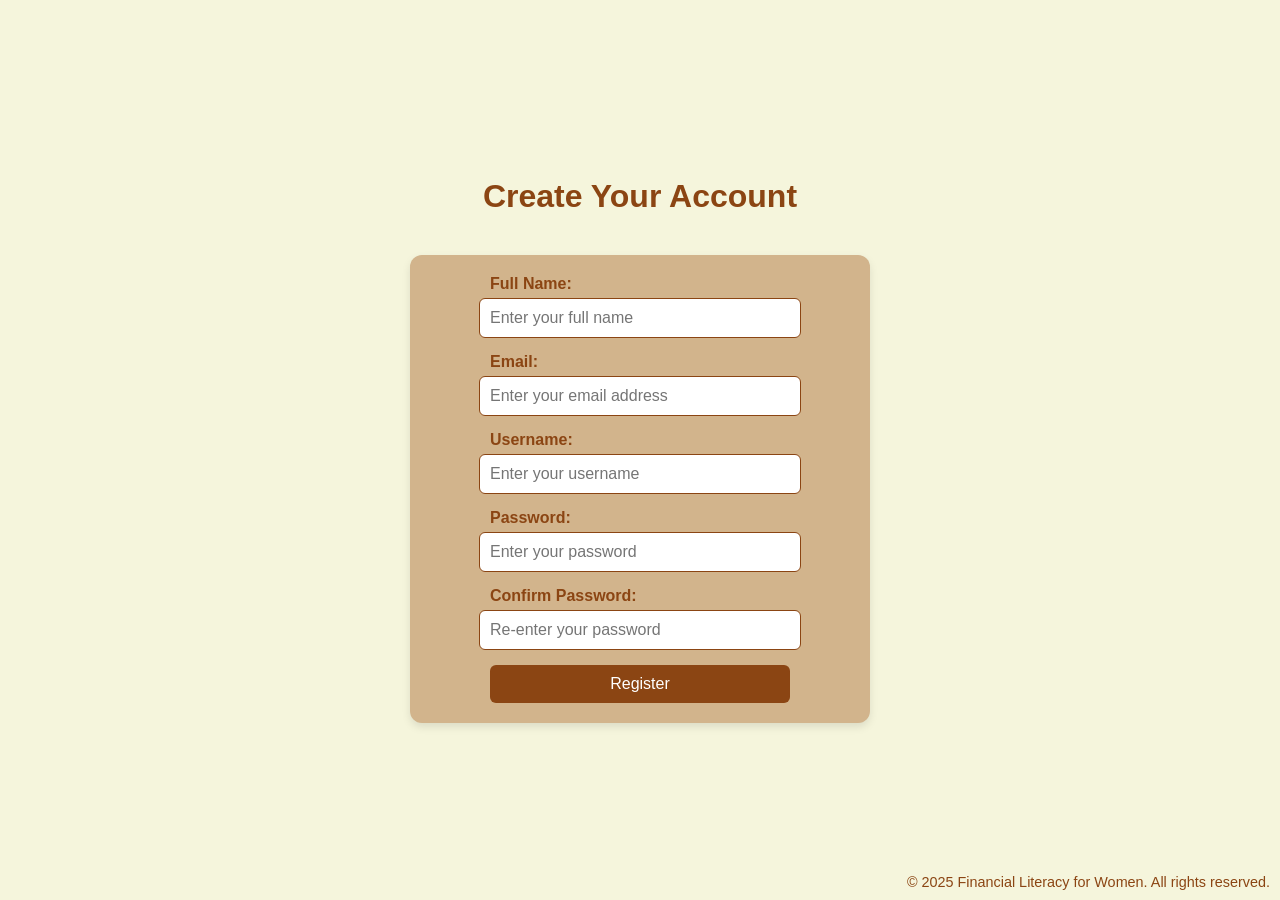
<file: templates/register.html>
<!DOCTYPE html>
<html lang="en">
<head>
    <meta charset="UTF-8">
    <meta name="viewport" content="width=device-width, initial-scale=1.0">
    <title>Register</title>
    <style>
        body {
            font-family: Arial, sans-serif;
            background-color: #f5f5dc; /* Beige */
            margin: 0;
            padding: 0;
            display: flex;
            flex-direction: column;
            justify-content: center;
            align-items: center;
            height: 100vh;
            position: relative;
        }

        header {
            text-align: center;
            margin-bottom: 20px;
        }

        h1 {
            font-size: 2em;
            color: #8b4513; /* Brown */
            margin: 0 0 20px;
        }

        main {
            background-color: #d2b48c; /* Tan */
            padding: 20px 30px;
            border-radius: 12px;
            box-shadow: 0 4px 8px rgba(0, 0, 0, 0.1);
            width: 100%;
            max-width: 400px;
            text-align: center;
        }

        form {
            display: flex;
            flex-direction: column;
            align-items: center;
        }

        label {
            font-weight: bold;
            color: #8b4513; /* Brown */
            margin-bottom: 5px;
            text-align: left;
            width: 100%;
            max-width: 300px;
        }

        input {
            padding: 10px;
            margin-bottom: 15px;
            border: 1px solid #8b4513;
            border-radius: 6px;
            font-size: 1em;
            width: 100%;
            max-width: 300px;
        }

        button {
            background-color: #8b4513; /* Brown */
            color: white;
            padding: 10px;
            border: none;
            border-radius: 6px;
            font-size: 1em;
            cursor: pointer;
            transition: background-color 0.3s;
            width: 100%;
            max-width: 300px;
        }

        button:hover {
            background-color: #5a2d0c; /* Darker Brown */
        }

        footer {
            position: absolute;
            bottom: 10px;
            right: 10px;
            color: #8b4513;
            font-size: 0.9em;
        }

        footer p {
            margin: 0;
        }
    </style>
</head>
<body>
    <header>
        <h1>Create Your Account</h1>
    </header>
    <main>
        <form action="dashboard.html" method="post">
            <label for="name">Full Name:</label>
            <input type="text" id="name" name="name" placeholder="Enter your full name" required>

            <label for="email">Email:</label>
            <input type="email" id="email" name="email" placeholder="Enter your email address" required>

            <label for="username">Username:</label>
            <input type="text" id="username" name="username" placeholder="Enter your username" required>

            <label for="password">Password:</label>
            <input type="password" id="password" name="password" placeholder="Enter your password" required>

            <label for="confirm-password">Confirm Password:</label>
            <input type="password" id="confirm-password" name="confirm-password" placeholder="Re-enter your password" required>

            <button type="submit">Register</button>
        </form>
    </main>
    <footer>
        <p>&copy; 2025 Financial Literacy for Women. All rights reserved.</p>
    </footer>
</body>
</html>
</file>
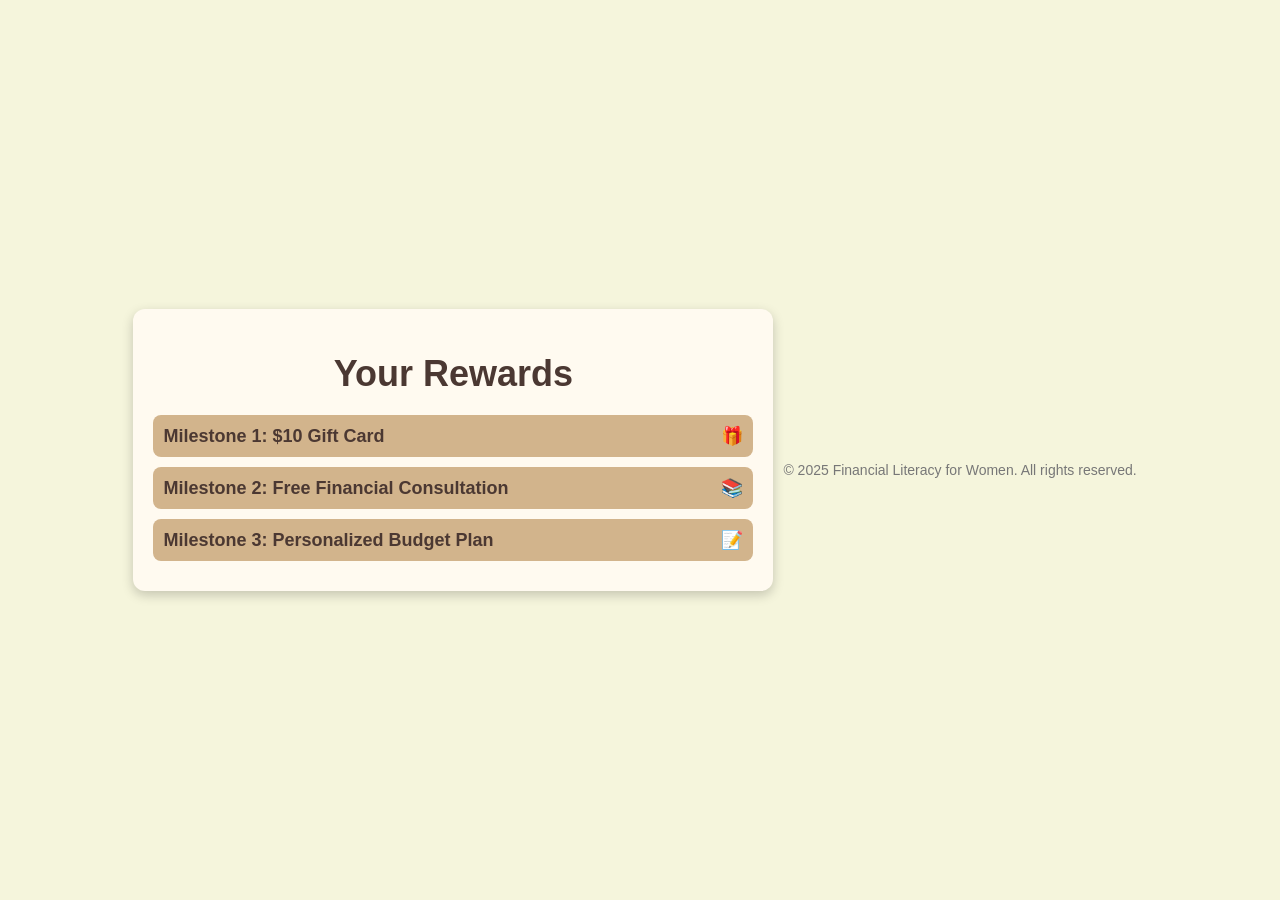
<file: templates/rewards.html>
<!DOCTYPE html>
<html lang="en">
<head>
    <meta charset="UTF-8">
    <meta name="viewport" content="width=device-width, initial-scale=1.0">
    <title>Rewards</title>
    <style>
        body {
            background-color: #f5f5dc; /* Beige */
            color: #4b3832; /* Dark brown */
            display: flex;
            justify-content: center;
            align-items: center;
            min-height: 100vh;
            margin: 0;
            font-family: 'Arial', sans-serif;
        }

        .container {
            text-align: center;
            width: 90%;
            max-width: 600px;
            background-color: #fffaf0; /* Light beige */
            border-radius: 12px;
            box-shadow: 0 4px 12px rgba(0, 0, 0, 0.2);
            padding: 20px;
            position: relative;
        }

        .title {
            font-size: 36px;
            font-weight: bold;
            margin-bottom: 20px;
        }

        .rewards-list {
            margin-top: 20px;
        }

        .reward {
            background-color: #d2b48c; /* Tan */
            padding: 10px;
            margin: 10px 0;
            border-radius: 8px;
            display: flex;
            justify-content: space-between;
            align-items: center;
            font-weight: bold;
        }

        .reward span {
            font-size: 18px;
        }

        footer {
            text-align: center;
            margin-top: 40px;
            padding: 10px;
            font-size: 14px;
            color: #777;
        }
    </style>
</head>
<body>
    <div class="container">
        <h1 class="title">Your Rewards</h1>
        <div class="rewards-list">
            <div class="reward">
                <span>Milestone 1: $10 Gift Card</span><span>🎁</span>
            </div>
            <div class="reward">
                <span>Milestone 2: Free Financial Consultation</span><span>📚</span>
            </div>
            <div class="reward">
                <span>Milestone 3: Personalized Budget Plan</span><span>📝</span>
            </div>
        </div>
    </div>
    <footer>
        &copy; 2025 Financial Literacy for Women. All rights reserved.
    </footer>
</body>
</html>
</file>
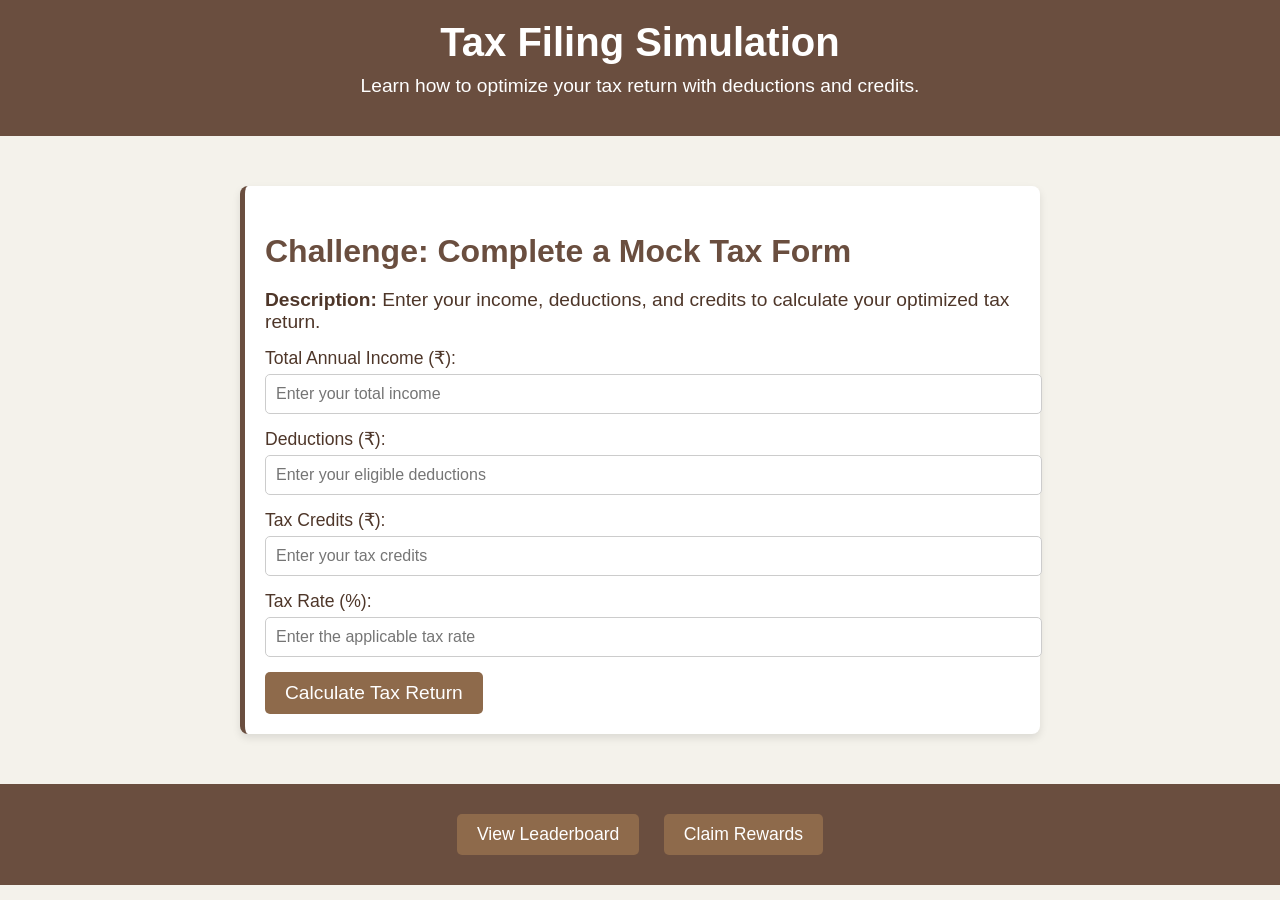
<file: templates/tax.html>
<!DOCTYPE html>
<html lang="en">
<head>
    <meta charset="UTF-8">
    <meta name="viewport" content="width=device-width, initial-scale=1.0">
    <title>Tax Filing Simulation</title>
    <style>
        body {
            font-family: Arial, sans-serif;
            background-color: #f4f2eb; /* Beige background */
            color: #4e3629; /* Dark brown text */
            margin: 0;
            padding: 0;
        }

        header {
            background-color: #6a4e3f; /* Tan header */
            color: white;
            padding: 20px;
            text-align: center;
        }

        header h1 {
            font-size: 2.5em;
            margin: 0;
        }

        header p {
            font-size: 1.2em;
            margin-top: 10px;
        }

        .main-content {
            padding: 30px;
            max-width: 800px;
            margin: auto;
        }

        .challenge-card {
            background-color: #fff;
            box-shadow: 0 4px 8px rgba(0, 0, 0, 0.1);
            margin: 20px 0;
            padding: 20px;
            border-radius: 8px;
            border-left: 5px solid #6a4e3f; /* Tan border */
        }

        .challenge-card h2 {
            font-size: 2em;
            color: #6a4e3f; /* Tan color */
            margin-bottom: 15px;
        }

        .challenge-card p {
            font-size: 1.2em;
            margin-bottom: 15px;
        }

        .challenge-card form label {
            font-size: 1.1em;
            display: block;
            margin-top: 15px;
        }

        .challenge-card form input {
            width: 100%;
            padding: 10px;
            margin-top: 5px;
            border: 1px solid #ccc;
            border-radius: 5px;
            font-size: 1em;
        }

        .challenge-card form button {
            background-color: #8e6a4b; /* Brown button */
            color: white;
            padding: 10px 20px;
            border: none;
            font-size: 1.2em;
            border-radius: 5px;
            cursor: pointer;
            margin-top: 15px;
            transition: background-color 0.3s ease;
        }

        .challenge-card form button:hover {
            background-color: #a77460; /* Lighter brown on hover */
        }

        .results {
            margin-top: 20px;
            padding: 15px;
            background-color: #f9f8f6;
            border-left: 5px solid #8e6a4b; /* Brown border */
            border-radius: 8px;
            font-size: 1.2em;
        }

        footer {
            background-color: #6a4e3f; /* Tan footer */
            color: white;
            text-align: center;
            padding: 20px;
        }

        footer button {
            background-color: #8e6a4b; /* Brown button */
            color: white;
            padding: 10px 20px;
            border: none;
            font-size: 1.1em;
            border-radius: 5px;
            cursor: pointer;
            margin: 10px;
            transition: background-color 0.3s ease;
        }

        footer button:hover {
            background-color: #a77460; /* Lighter brown on hover */
        }
    </style>
</head>
<body>

<header>
    <h1>Tax Filing Simulation</h1>
    <p>Learn how to optimize your tax return with deductions and credits.</p>
</header>

<div class="main-content">
    <div class="challenge-card">
        <h2>Challenge: Complete a Mock Tax Form</h2>
        <p><strong>Description:</strong> Enter your income, deductions, and credits to calculate your optimized tax return.</p>
        
        <form id="taxForm">
            <label for="income">Total Annual Income (₹):</label>
            <input type="number" id="income" placeholder="Enter your total income" required>

            <label for="deductions">Deductions (₹):</label>
            <input type="number" id="deductions" placeholder="Enter your eligible deductions" required>

            <label for="credits">Tax Credits (₹):</label>
            <input type="number" id="credits" placeholder="Enter your tax credits" required>

            <label for="taxRate">Tax Rate (%):</label>
            <input type="number" id="taxRate" placeholder="Enter the applicable tax rate" required>

            <button type="button" onclick="calculateTax()">Calculate Tax Return</button>
        </form>

        <div class="results" id="results" style="display: none;">
            <p><strong>Results:</strong></p>
            <p id="taxableIncome"></p>
            <p id="taxOwed"></p>
            <p id="taxRefund"></p>
        </div>
    </div>
</div>

<footer>
    <button onclick="window.location.href='/leaderboard';">View Leaderboard</button>
    <button onclick="window.location.href='/rewards';">Claim Rewards</button>
</footer>

<script>
    function calculateTax() {
        // Get values from the form
        const income = parseFloat(document.getElementById('income').value);
        const deductions = parseFloat(document.getElementById('deductions').value);
        const credits = parseFloat(document.getElementById('credits').value);
        const taxRate = parseFloat(document.getElementById('taxRate').value) / 100;

        // Validate input values
        if (isNaN(income) || isNaN(deductions) || isNaN(credits) || isNaN(taxRate) || income < 0 || deductions < 0 || credits < 0 || taxRate < 0) {
            alert('Please enter valid positive numbers for all fields.');
            return;
        }

        // Calculate results
        const taxableIncome = Math.max(0, income - deductions);
        const taxOwed = taxableIncome * taxRate;
        const taxRefund = credits - taxOwed;

        // Display results
        document.getElementById('taxableIncome').textContent = `Taxable Income: ₹${taxableIncome.toFixed(2)}`;
        document.getElementById('taxOwed').textContent = `Tax Owed: ₹${taxOwed.toFixed(2)}`;
        document.getElementById('taxRefund').textContent = taxRefund >= 0
            ? `Tax Refund: ₹${taxRefund.toFixed(2)}`
            : `Additional Tax Due: ₹${Math.abs(taxRefund).toFixed(2)}`;

        // Show the results section
        document.getElementById('results').style.display = 'block';
    }
</script>

</body>
</html>
</file>
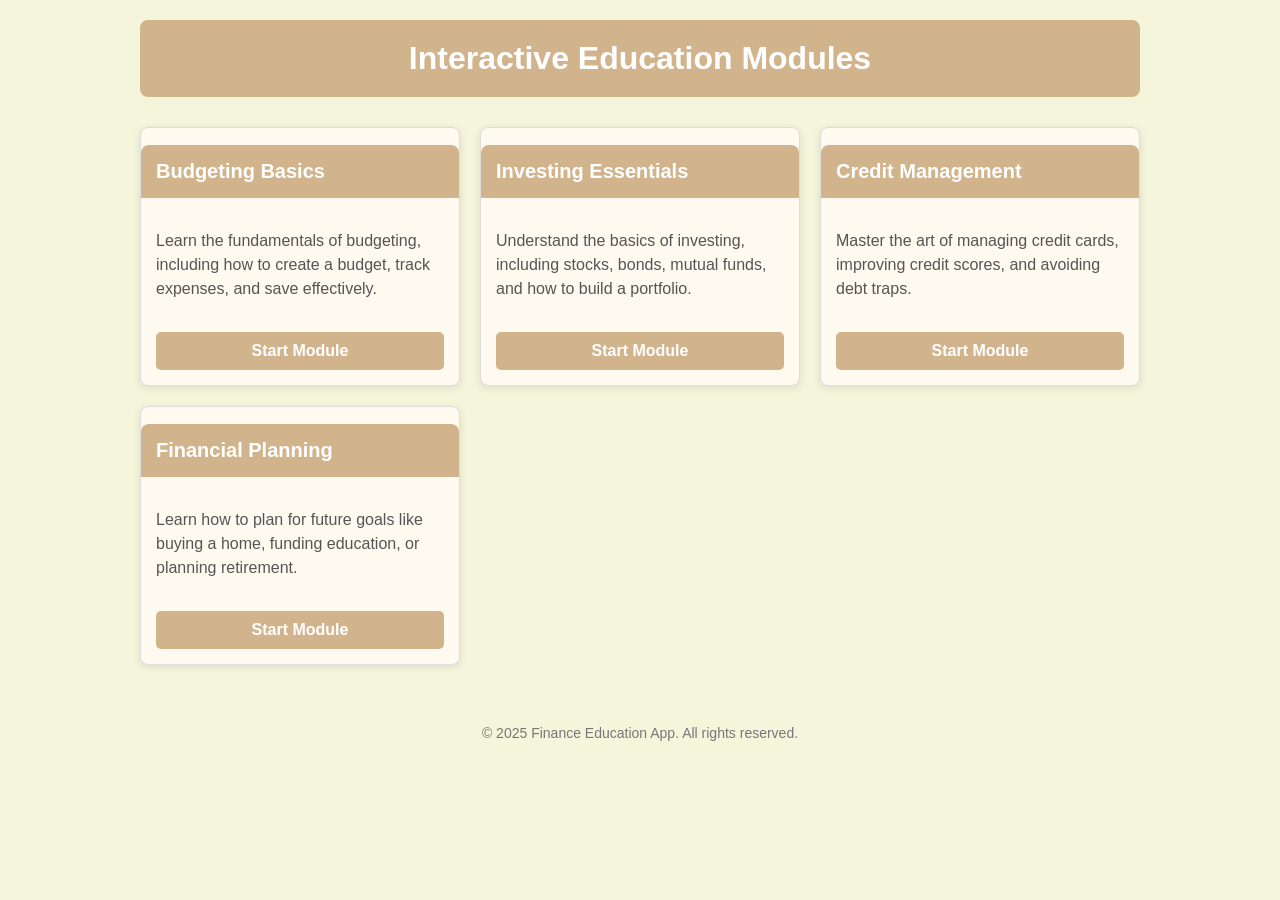
<file: templates/topics.html>
<!DOCTYPE html>
<html lang="en">
<head>
  <meta charset="UTF-8">
  <meta name="viewport" content="width=device-width, initial-scale=1.0">
  <title>Interactive Education Modules</title>
  <style>
    body {
      margin: 0;
      padding: 0;
      font-family: Arial, sans-serif;
      background-color: #f5f5dc; /* Beige */
      color: #4b3832; /* Dark brown */
    }

    .container {
      max-width: 1000px;
      margin: 0 auto;
      padding: 20px;
    }

    header {
      text-align: center;
      padding: 20px;
      background-color: #d2b48c; /* Tan */
      color: white;
      border-radius: 8px;
    }

    header h1 {
      margin: 0;
      font-size: 32px;
    }

    .modules {
      display: grid;
      grid-template-columns: repeat(auto-fit, minmax(280px, 1fr));
      gap: 20px;
      margin-top: 30px;
    }

    .module {
      background-color: #fffaf0; /* Light beige */
      border: 1px solid #ddd;
      border-radius: 8px;
      box-shadow: 0 2px 8px rgba(0, 0, 0, 0.1);
      transition: transform 0.2s, box-shadow 0.2s;
    }

    .module:hover {
      transform: translateY(-5px);
      box-shadow: 0 4px 16px rgba(0, 0, 0, 0.2);
    }

    .module h2 {
      background-color: #d2b48c; /* Tan */
      color: white;
      padding: 15px;
      border-radius: 8px 8px 0 0;
      font-size: 20px;
    }

    .module p {
      padding: 15px;
      font-size: 16px;
      line-height: 1.5;
      color: #555;
    }

    .module .start-btn {
      display: block;
      margin: 15px;
      padding: 10px 15px;
      text-align: center;
      background-color: #d2b48c; /* Tan */
      color: white;
      text-decoration: none;
      border-radius: 5px;
      font-size: 16px;
      font-weight: bold;
      transition: background-color 0.3s;
    }

    .module .start-btn:hover {
      background-color: #b8860b; /* Darker tan */
    }

    footer {
      text-align: center;
      margin-top: 40px;
      padding: 20px;
      font-size: 14px;
      color: #777;
    }
  </style>
</head>
<body>
  <div class="container">
    <header>
      <h1>Interactive Education Modules</h1>
    </header>

    <div class="modules">
      <!-- Module 1 -->
      <div class="module">
        <h2>Budgeting Basics</h2>
        <p>Learn the fundamentals of budgeting, including how to create a budget, track expenses, and save effectively.</p>
        <a href="#" class="start-btn">Start Module</a>
      </div>

      <!-- Module 2 -->
      <div class="module">
        <h2>Investing Essentials</h2>
        <p>Understand the basics of investing, including stocks, bonds, mutual funds, and how to build a portfolio.</p>
        <a href="#" class="start-btn">Start Module</a>
      </div>

      <!-- Module 3 -->
      <div class="module">
        <h2>Credit Management</h2>
        <p>Master the art of managing credit cards, improving credit scores, and avoiding debt traps.</p>
        <a href="#" class="start-btn">Start Module</a>
      </div>

      <!-- Module 4 -->
      <div class="module">
        <h2>Financial Planning</h2>
        <p>Learn how to plan for future goals like buying a home, funding education, or planning retirement.</p>
        <a href="#" class="start-btn">Start Module</a>
      </div>
    </div>

    <footer>
      &copy; 2025 Finance Education App. All rights reserved.
    </footer>
  </div>
  <script>
    // You can also use JavaScript to dynamically handle redirects
    document.querySelectorAll('.start-btn').forEach(button => {
      button.addEventListener('click', function(event) {
        // Check which module was clicked and redirect accordingly
        if (this.textContent === "Start Module" && this.parentNode.querySelector('h2').textContent === "Budgeting Basics") {
          window.location.href = "module.html"; // Redirect to the Budgeting Basics module
        }
        // You can add similar conditions for other modules
      });
    });
  </script>
</body>
</html>
</file>
